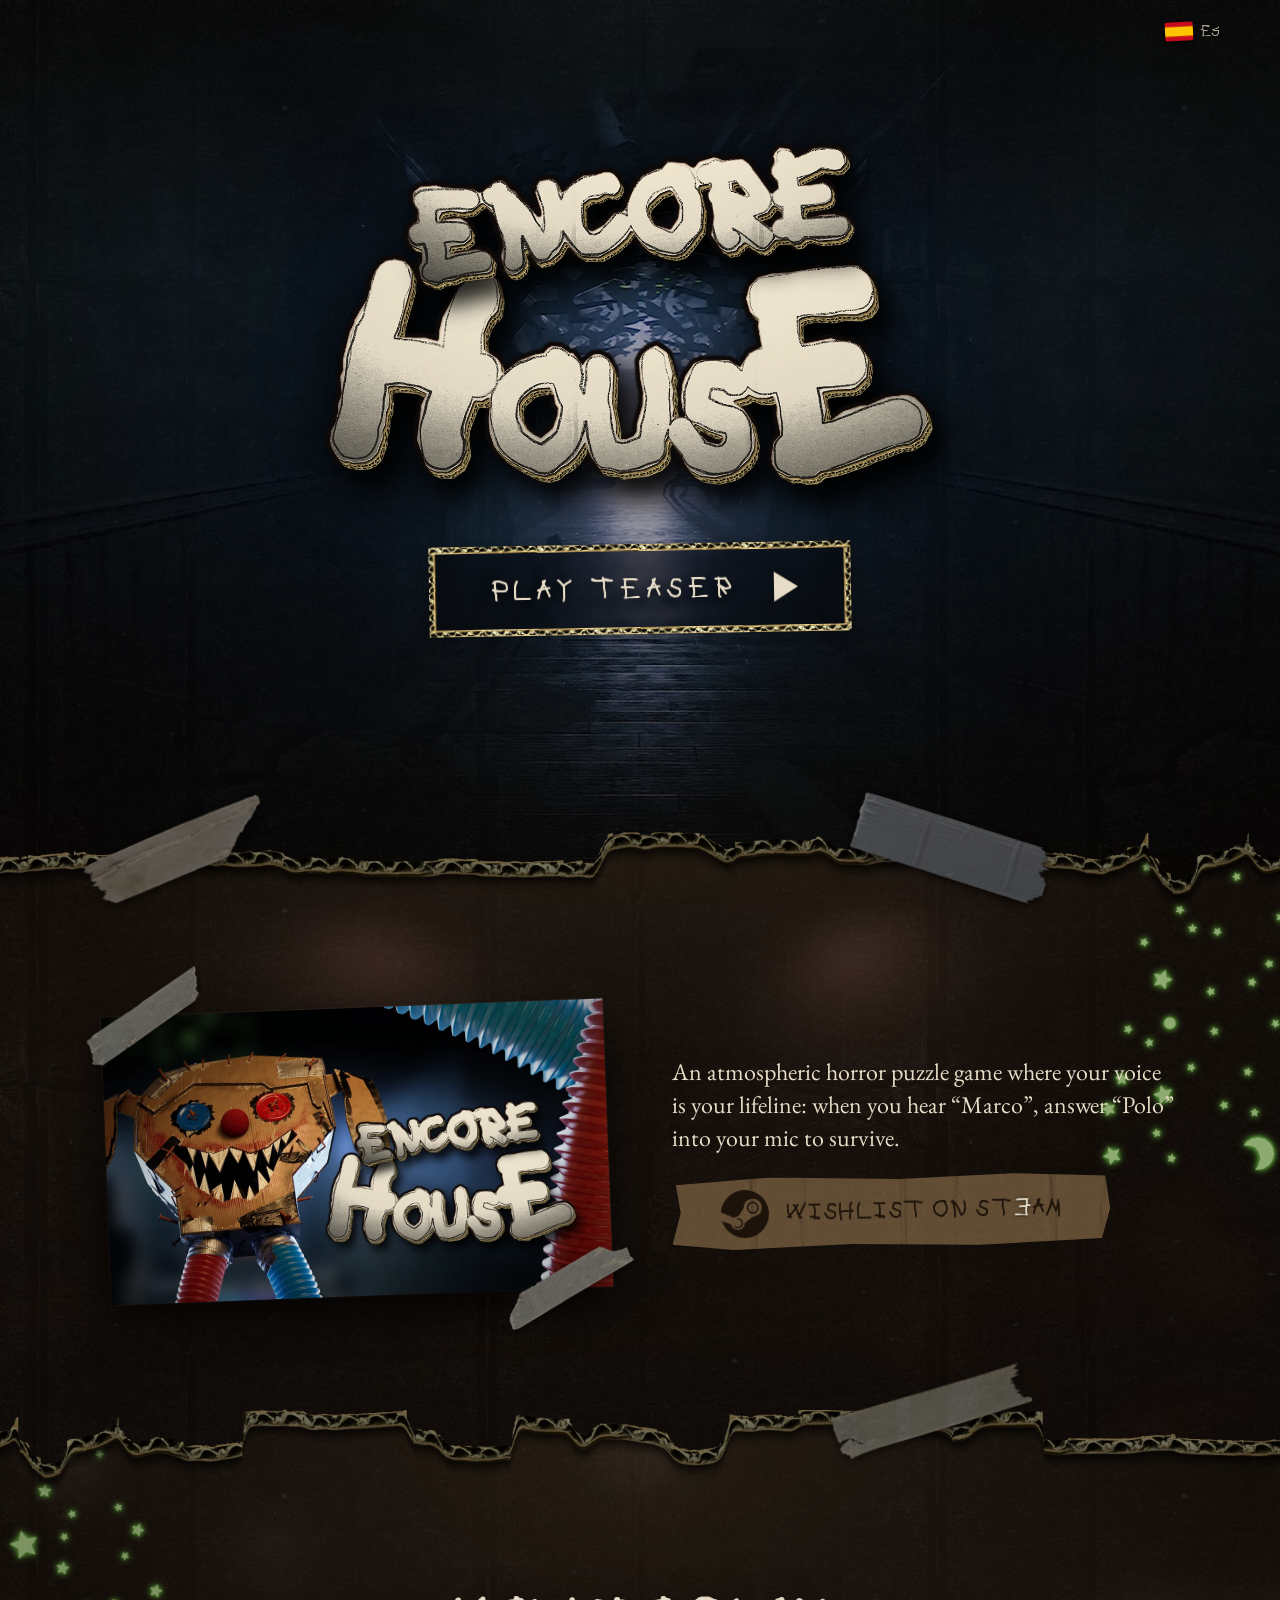
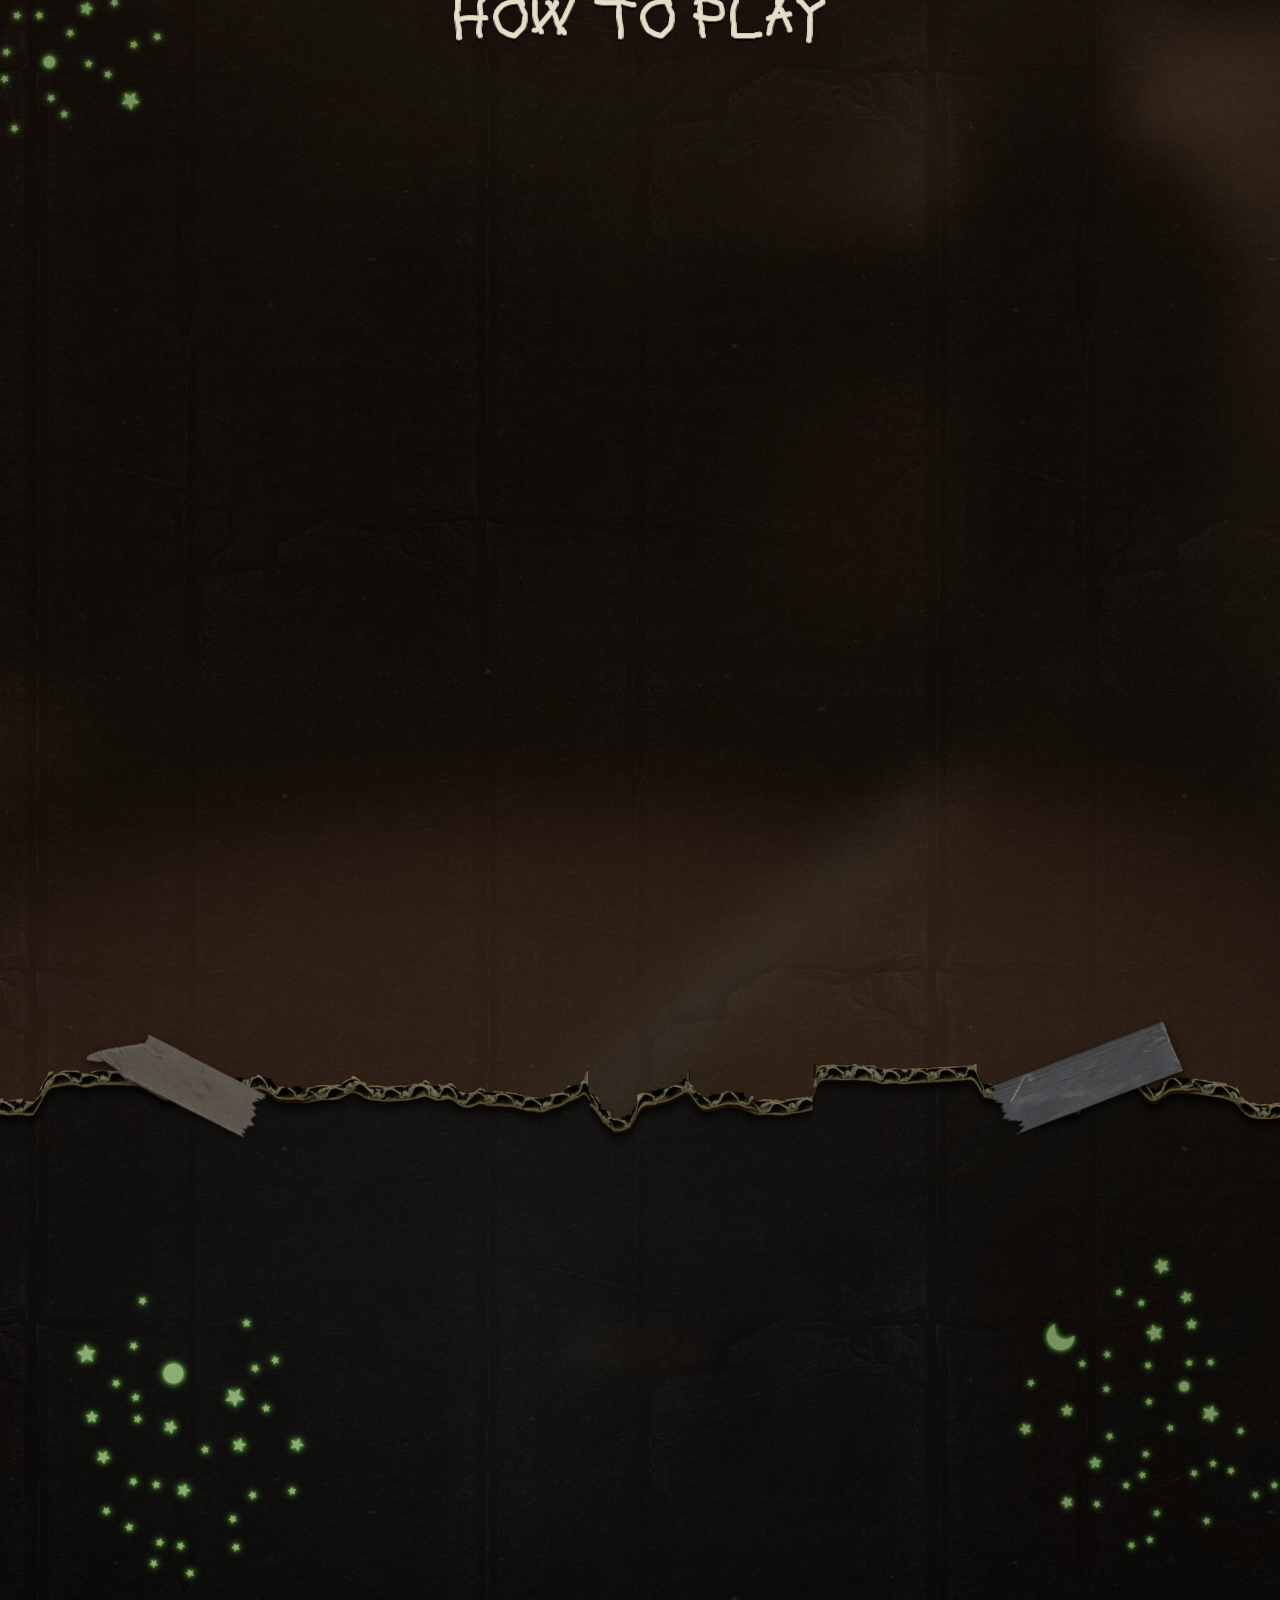
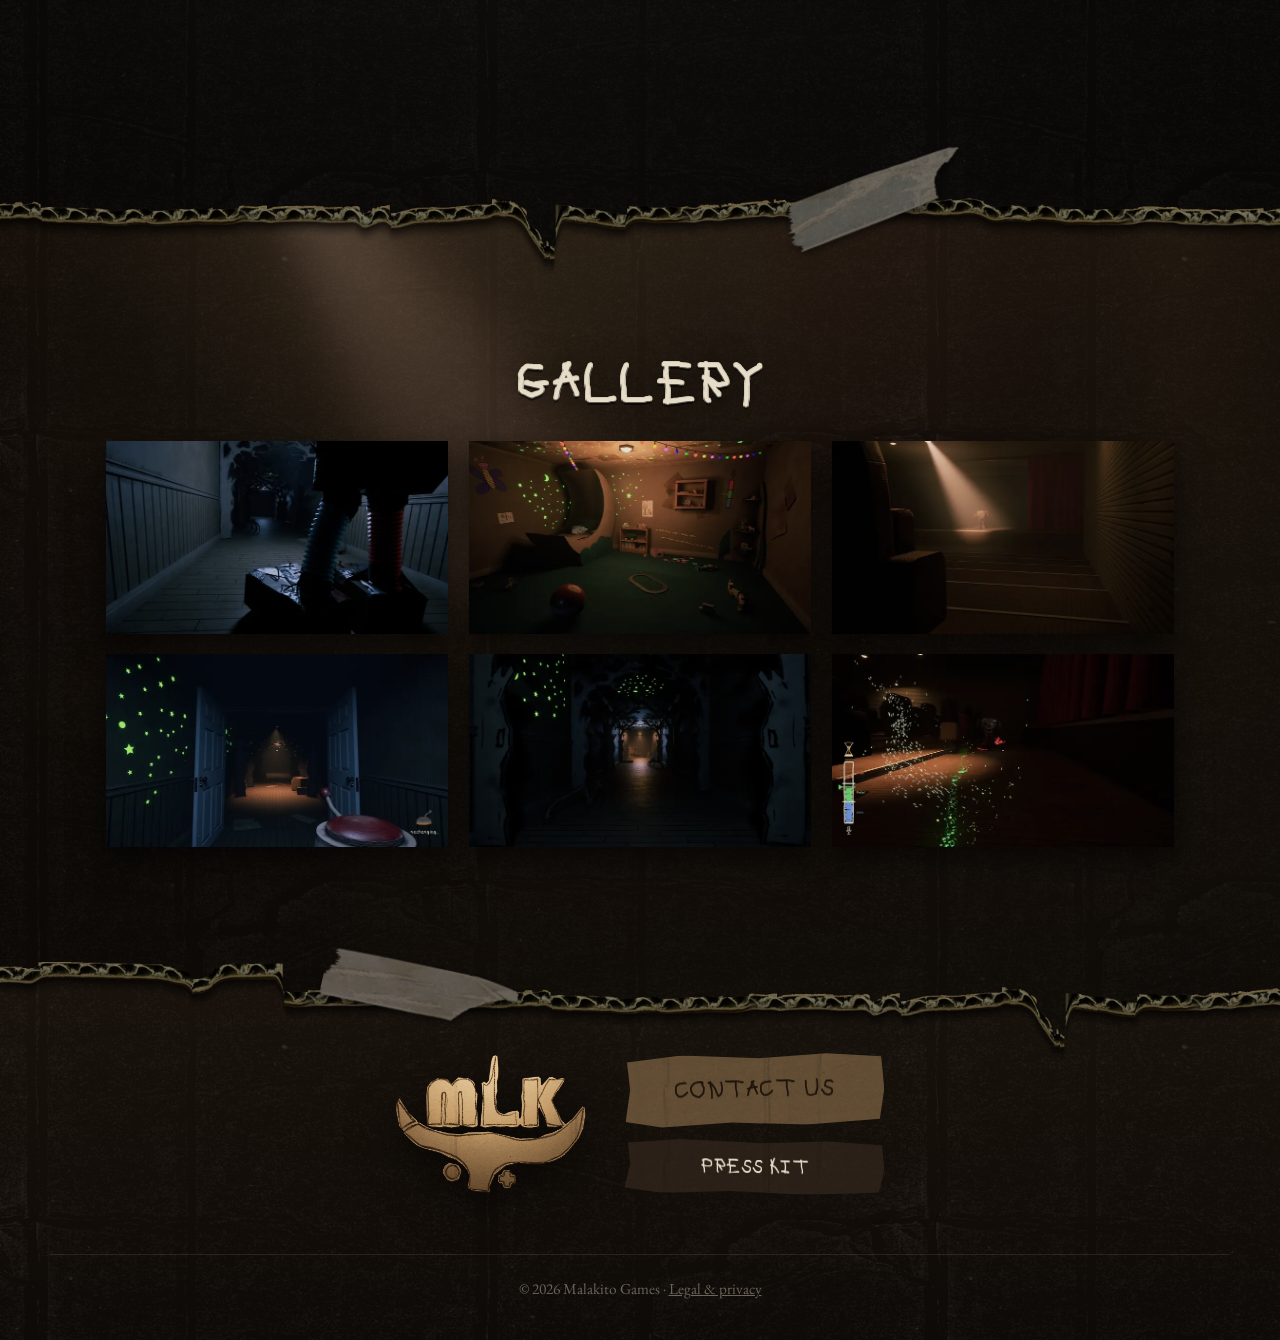
<file: index.html>
<!doctype html>
<html lang="en">
<head>
	<meta charset="utf-8" />
	<meta name="viewport" content="width=device-width, initial-scale=1" />
	<title>Malakito Games</title>
	<meta name="description" content="Encore House is an atmospheric horror puzzle game where your voice is your lifeline: when you hear “Marco”, answer “Polo” into your mic to survive. Wishlist it on Steam." />
	<meta name="theme-color" content="#0b0907" />

	<meta property="og:type" content="website" />
	<meta property="og:title" content="Malakito Games" />
	<meta property="og:description" content="An atmospheric horror puzzle game where your voice is your lifeline: when you hear “Marco”, answer “Polo” into your mic to survive. Wishlist it on Steam." />
	<meta property="og:image" content="https://malakitogames.com/assets/brand/og_image.jpg" />
	<meta property="og:url" content="https://malakitogames.com/" />
	<meta name="twitter:card" content="summary_large_image" />

	<link rel="icon" href="assets/brand/favicon.ico" sizes="any" />
	<link rel="icon" type="image/png" href="assets/brand/favicon.png" />
	<link rel="apple-touch-icon" href="assets/brand/apple-touch-icon.png" />
	<link rel="preload" as="image" href="assets/video/hero_poster.jpg" />
	<link rel="preload" as="font" type="font/woff2" href="assets/fonts/EncoreKid-Regular.woff2" crossorigin />
	<link rel="stylesheet" href="css/style.css?v=d9d851db" />
	<link rel="stylesheet" href="css/edge.css?v=f5a3320f" />
	<script src="js/config.js?v=eab47e1b"></script>
	<script src="js/i18n.js?v=e7638f6b"></script>
	<script src="js/edge-profile.js?v=1e4b72f5"></script>
	<script src="js/main.js?v=6bbd1714" defer></script>
</head>
<body>

	<main>

		<!-- ============ A. PORTADA ============ -->
		<section class="hero" id="top">
			<div class="sheet sheet--edge" style="--edge-x: 0px">
				<div class="sheet__in">
					<video class="hero__video" autoplay muted loop playsinline preload="auto" poster="assets/video/hero_poster.jpg" aria-hidden="true">
						<source src="assets/video/hero.webm" type="video/webm" />
						<source src="assets/video/hero.mp4" type="video/mp4" />
					</video>
					<div class="hero__veil"></div>
					<div class="grain"></div>
					<button class="lang hero__lang js-lang" type="button" aria-label="Ver en español" title="Ver en español">
						<span class="lang__flag lang__flag--es" aria-hidden="true"></span>
						<span class="lang__flag lang__flag--en" aria-hidden="true"></span>
						<span class="lang__code"></span>
					</button>

					<div class="hero__content">
						<h1 class="hero__logo">
							<img src="assets/brand/encore_house_logo.webp" alt="Encore House" width="1400" height="760" />
						</h1>
						<div class="hero__cta">
							<a class="btn btn--teaser btn--play js-trailer" href="#" hidden data-i18n="trailer">Play teaser</a>
						</div>
					</div>
				</div>
				<div class="edge-lip"></div>
				<img class="tape-j" src="assets/tape/tape_s6.webp" alt="" data-x="0.14" data-r="-24" data-w="190" />
				<img class="tape-j tape-j--duct" src="assets/tape/duct_1.webp" alt="" data-x="0.78" data-r="17" data-w="200" />
			</div>
		</section>

		<!-- ============ B. CÁPSULA + DESCRIPCIÓN DE STEAM + WISHLIST ============ -->
		<section class="band" id="game">
			<div class="sheet sheet--edge" style="--edge-x: -1130px">
				<div class="sheet__in">
					<div class="band__bg" style="background-image:url('assets/shots/shot_007_bg.webp')"></div>
					<div class="band__veil"></div>
					<div class="grain"></div>
					<div class="stars stars--game" aria-hidden="true"><i style="background-image:url('assets/stars/stars_2_0.webp')"></i><i style="background-image:url('assets/stars/stars_2_1.webp')"></i><i style="background-image:url('assets/stars/stars_2_2.webp')"></i></div>

					<div class="band__content wishlist">
						<figure class="pinned pinned--tilt-l wishlist__capsule">
							<img src="assets/brand/capsule_main.webp" alt="Encore House key art" loading="lazy" width="1232" height="706" />
							<span class="tape tape--tl tape--p3"></span><span class="tape tape--br tape--p4"></span>
						</figure>
						<div class="wishlist__text">
							<p class="about__lead" data-i18n="game.desc">An atmospheric horror puzzle game where your voice is your lifeline: when you hear “Marco”, answer “Polo” into your mic to survive.</p>
							<a class="btn btn--steam btn--big js-steam" href="#game"><span class="js-steam-label">Wishlist on St<span class="mirror">e</span>am</span></a>
						</div>
					</div>
				</div>
				<div class="edge-lip"></div>
				<img class="tape-j" src="assets/tape/tape_s5.webp" alt="" data-x="0.62" data-r="-15" data-w="200" />
			</div>
		</section>

		<!-- ============ C. HOW TO PLAY ============ -->
		<section class="band" id="play">
			<div class="sheet sheet--edge" style="--edge-x: -560px">
				<div class="sheet__in">
					<div class="band__bg" style="background-image:url('assets/shots/shot_005_bg.webp')"></div>
					<div class="band__veil"></div>
					<div class="grain"></div>
					<div class="stars stars--play" aria-hidden="true"><i style="background-image:url('assets/stars/stars_3_0.webp')"></i><i style="background-image:url('assets/stars/stars_3_1.webp')"></i><i style="background-image:url('assets/stars/stars_3_2.webp')"></i></div>

					<div class="band__content">
						<h2 class="title title--center" data-i18n="play.title">How to play</h2>
						<div class="mechanics">
							<article class="mech">
								<div class="mech__media"><video muted loop playsinline preload="none" poster="assets/video/clip_marco_polo.jpg" data-clip="marco_polo"></video></div>
								<h3 data-i18n="play.m1.t">Marco Polo</h3>
								<p data-i18n="play.m1.d">They shout “Marco…”, answer “Polo!” into the mic at the right volume so you’re not found. Whisper or scream, and they’ll find you.</p>
							</article>
							<article class="mech">
								<div class="mech__media"><video muted loop playsinline preload="none" poster="assets/video/clip_path.jpg" data-clip="path"></video></div>
								<h3 data-i18n="play.m2.t">Fill the Star Path</h3>
								<p data-i18n="play.m2.d">Step on the red stars on the floor. Fill them all to move on to the next room. But be careful, something is following your steps…</p>
							</article>
							<article class="mech">
								<div class="mech__media"><video muted loop playsinline preload="none" poster="assets/video/clip_remote.jpg" data-clip="remote"></video></div>
								<h3 data-i18n="play.m3.t">Use the Remote</h3>
								<p data-i18n="play.m3.d">Use the remote to turn walls and other objects. Bend the house in your favor to make your way through.</p>
							</article>
							<article class="mech">
								<div class="mech__media"><video muted loop playsinline preload="none" poster="assets/video/clip_puzzle.jpg" data-clip="puzzle"></video></div>
								<h3 data-i18n="play.m4.t">Solve Puzzles</h3>
								<p data-i18n="play.m4.d">Some rooms hold a puzzle… and something you might rather not remember.</p>
							</article>
						</div>
					</div>
				</div>
				<div class="edge-lip"></div>
				<img class="tape-j" src="assets/tape/tape_s7.webp" alt="" data-x="0.09" data-r="26" data-w="180" />
				<img class="tape-j tape-j--duct" src="assets/tape/duct_4.webp" alt="" data-x="0.86" data-r="-21" data-w="190" />
			</div>
		</section>

		<!-- ============ D. COMUNIDAD: DISCORD + CORREO + REDES ============ -->
		<section class="band" id="community">
			<div class="sheet sheet--edge" style="--edge-x: -2400px">
				<div class="sheet__in">
					<div class="band__bg" style="background-image:url('assets/shots/shot_008_bg.webp')"></div>
					<div class="band__veil band__veil--deep"></div>
					<div class="grain"></div>
					<div class="stars stars--comm-l" aria-hidden="true"><i style="background-image:url('assets/stars/stars_1_0.webp')"></i><i style="background-image:url('assets/stars/stars_1_1.webp')"></i><i style="background-image:url('assets/stars/stars_1_2.webp')"></i></div>
					<div class="stars stars--comm-r" aria-hidden="true"><i style="background-image:url('assets/stars/stars_2_0.webp')"></i><i style="background-image:url('assets/stars/stars_2_1.webp')"></i><i style="background-image:url('assets/stars/stars_2_2.webp')"></i></div>

					<div class="band__content community">
							<form class="newsletter js-newsletter" novalidate>
								<label class="newsletter__label" for="nl-email" data-i18n="community.mail">Get updates on Encore House straight to your inbox</label>
								<div class="newsletter__row">
									<input id="nl-email" type="email" name="email" autocomplete="email" required data-i18n-ph="community.ph" placeholder="you@example.com" />
									<button class="btn" type="submit" data-i18n="community.send">Sign up</button>
								</div>
								<input class="newsletter__trap" type="text" name="website" tabindex="-1" autocomplete="off" aria-hidden="true" />
								<p class="newsletter__msg" role="status" hidden></p>
								<p class="newsletter__privacy" data-i18n="community.privacy">We'll only use your email to send you news about Malakito Games and our games, like Encore House. You can unsubscribe at any time by replying to any of our emails. <a href="legal.html">Privacy policy</a>.</p>
							</form>

							<a class="btn btn--discord btn--big js-discord" href="#" target="_blank" rel="noopener"><span data-i18n="community.title">Join us on Discord</span></a>

							<ul class="socials socials--center js-socials"></ul>
					</div>
				</div>
				<div class="edge-lip"></div>
				<img class="tape-j" src="assets/tape/tape_s2.webp" alt="" data-x="0.72" data-r="-19" data-w="190" />
			</div>
		</section>

		<!-- ============ E. GALERÍA ============ -->
		<section class="band" id="gallery">
			<div class="sheet sheet--edge" style="--edge-x: -1890px">
				<div class="sheet__in">
					<div class="band__bg" style="background-image:url('assets/shots/shot_009_bg.webp')"></div>
					<div class="band__veil"></div>
					<div class="grain"></div>

					<div class="band__content">
						<h2 class="title title--center" data-i18n="gallery.title">Gallery</h2>
						<div class="gallery js-gallery">
							<a href="assets/shots/shot_002.webp"><img src="assets/shots/shot_002_thumb.webp" alt="Encore House screenshot 1" loading="lazy" width="720" height="405" /></a>
							<a href="assets/shots/shot_003.webp"><img src="assets/shots/shot_003_thumb.webp" alt="Encore House screenshot 2" loading="lazy" width="720" height="405" /></a>
							<a href="assets/shots/shot_009.webp"><img src="assets/shots/shot_009_thumb.webp" alt="Encore House screenshot 3" loading="lazy" width="720" height="405" /></a>
							<a href="assets/shots/shot_004.webp"><img src="assets/shots/shot_004_thumb.webp" alt="Encore House screenshot 4" loading="lazy" width="720" height="405" /></a>
							<a href="assets/shots/shot_006.webp"><img src="assets/shots/shot_006_thumb.webp" alt="Encore House screenshot 5" loading="lazy" width="720" height="405" /></a>
							<a href="assets/shots/shot_001.webp"><img src="assets/shots/shot_001_thumb.webp" alt="Encore House screenshot 6" loading="lazy" width="720" height="405" /></a>
						</div>
					</div>
				</div>
				<div class="edge-lip"></div>
				<img class="tape-j" src="assets/tape/tape_s8.webp" alt="" data-x="0.4" data-r="13" data-w="195" />
			</div>
		</section>

		<!-- ============ F. CONTACTO ============ -->
		<section class="band band--last" id="contact">
			<div class="sheet">
				<div class="sheet__in">
					<div class="band__veil band__veil--solid"></div>
					<div class="grain grain--strong"></div>

					<div class="band__content contact">
						<img class="contact__logo" src="assets/brand/mlk_logo_kraft.webp" alt="Malakito Games" loading="lazy" width="700" height="509" />
						<div class="contact__btns">
							<a class="btn btn--big js-email" href="#" data-i18n="contact.btn">Contact us</a>
							<a class="btn btn--ghost" href="presskit/" data-i18n="press.btn">Press kit</a>
						</div>
					</div>

					<footer class="footer">
						<span>© <span class="js-year">2026</span> Malakito Games · <a class="footer__legal" href="legal.html" data-i18n="legal.link">Legal &amp; privacy</a></span>
					</footer>
				</div>
			</div>
		</section>
	</main>

	<!-- Lightbox (galería) -->
	<div class="lightbox js-lightbox" hidden>
		<button class="lightbox__close" aria-label="Close">×</button>
		<button class="lightbox__prev" aria-label="Previous">‹</button>
		<img alt="" />
		<button class="lightbox__next" aria-label="Next">›</button>
	</div>

	<!-- Tráiler (YouTube, solo se carga al pulsar) -->
	<div class="lightbox js-trailerbox" hidden>
		<button class="lightbox__close" aria-label="Close">×</button>
		<div class="trailer__frame"></div>
	</div>
</body>
</html>
</file>
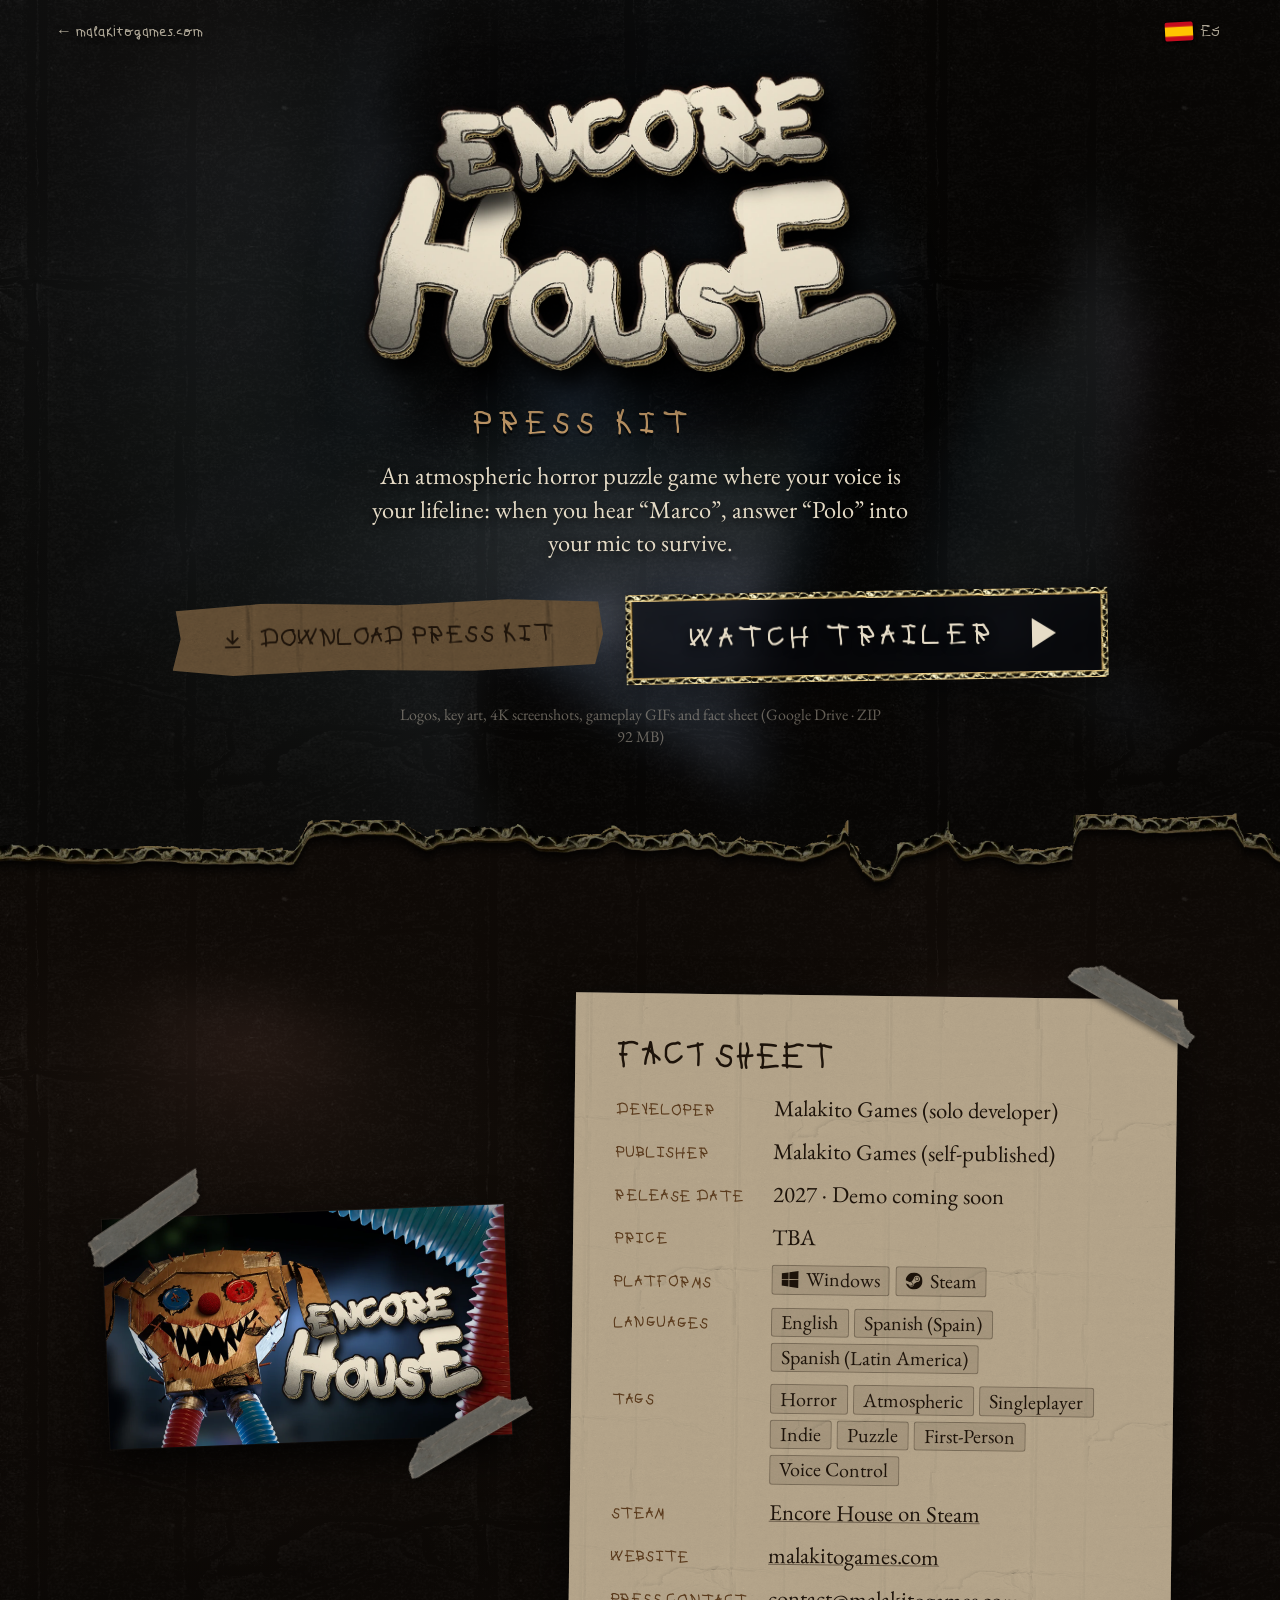
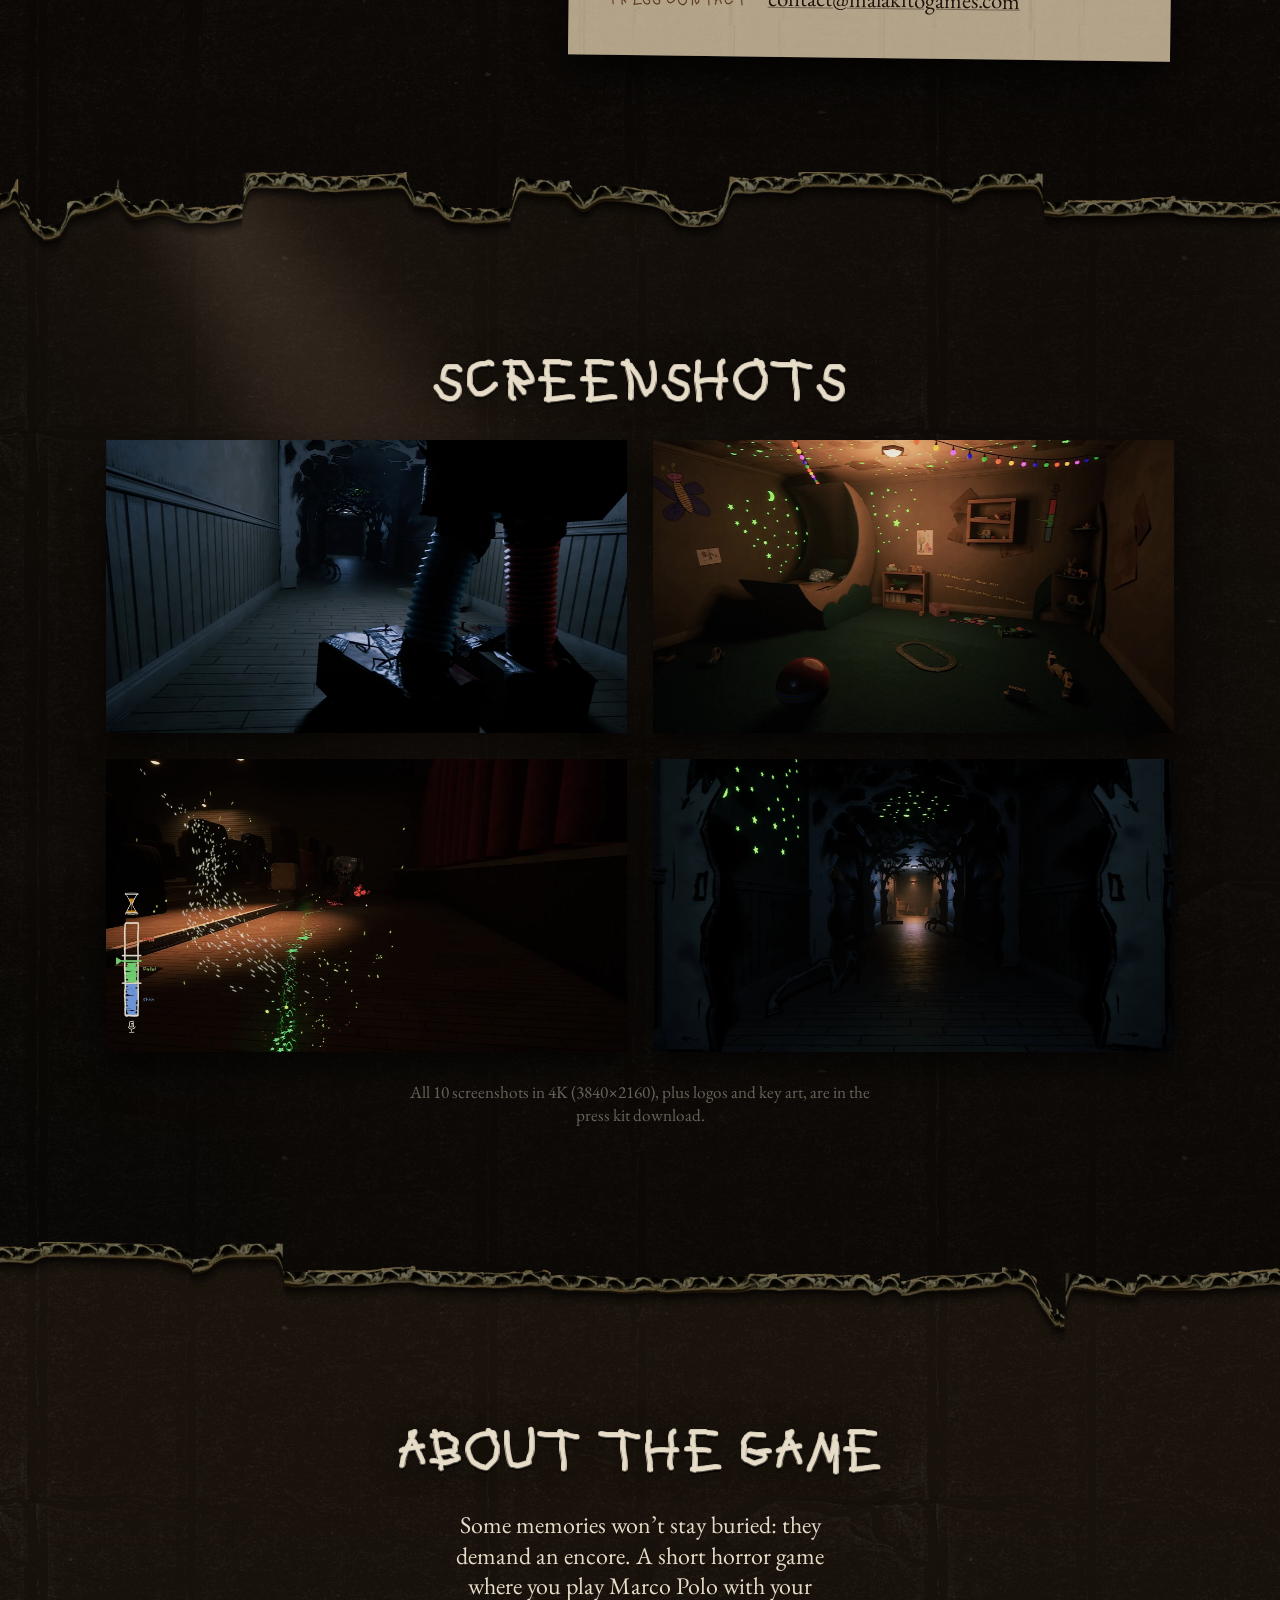
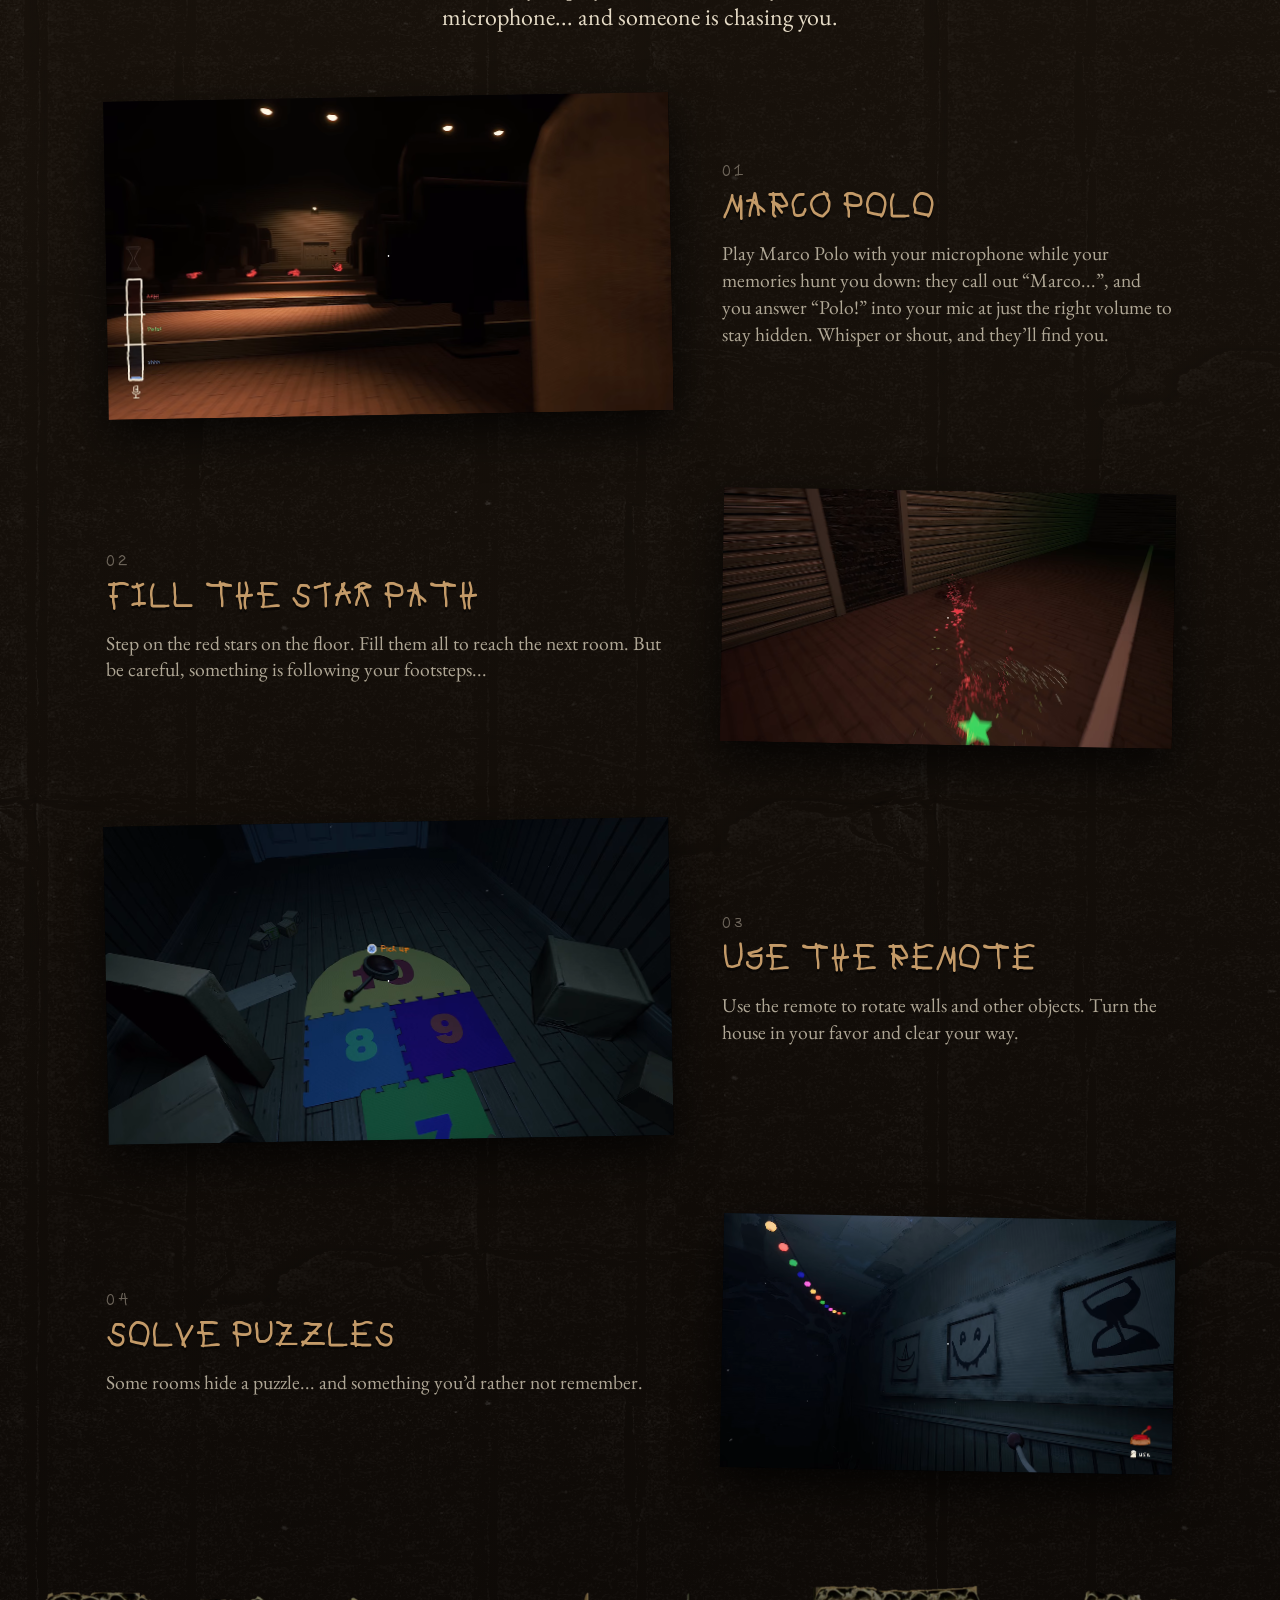
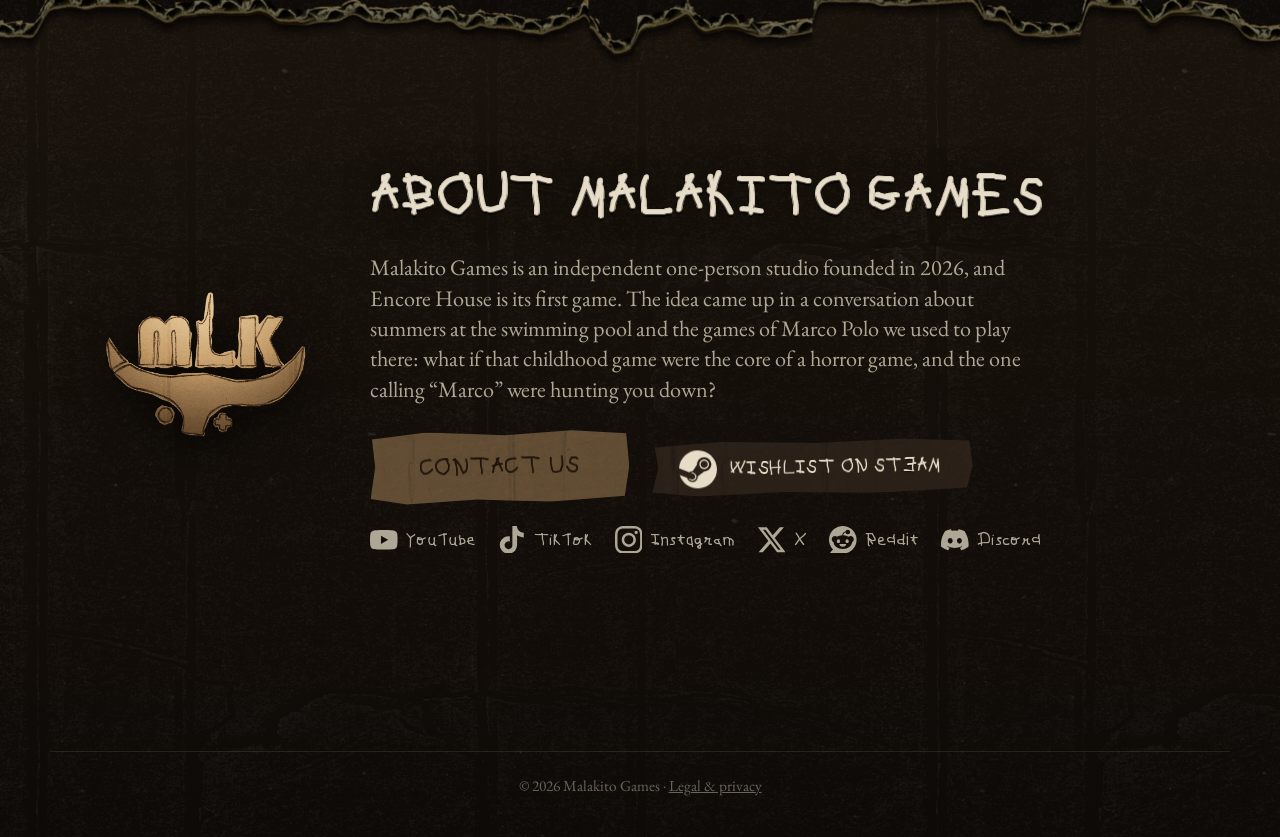
<file: presskit/index.html>
<!doctype html>
<html lang="en">
<head>
	<meta charset="utf-8" />
	<meta name="viewport" content="width=device-width, initial-scale=1" />
	<title>Malakito Games Presskit</title>
	<meta name="description" content="Press kit for Encore House, an atmospheric horror puzzle game where your voice is your lifeline. Fact sheet, screenshots, logos, key art and trailer." />
	<meta name="theme-color" content="#0b0907" />
	<meta property="og:type" content="website" />
	<meta property="og:title" content="Malakito Games Presskit" />
	<meta property="og:description" content="Fact sheet, screenshots, logos, key art and trailer of Encore House, by Malakito Games." />
	<meta property="og:image" content="https://malakitogames.com/assets/brand/og_image.jpg" />
	<meta property="og:url" content="https://malakitogames.com/presskit/" />
	<meta name="twitter:card" content="summary_large_image" />
	<link rel="icon" href="../assets/brand/favicon.ico" sizes="any" />
	<link rel="icon" type="image/png" href="../assets/brand/favicon.png" />
	<link rel="apple-touch-icon" href="../assets/brand/apple-touch-icon.png" />
	<link rel="preload" as="font" type="font/woff2" href="../assets/fonts/EncoreKid-Regular.woff2" crossorigin />
	<link rel="stylesheet" href="../css/style.css?v=d9d851db" />
	<link rel="stylesheet" href="../css/edge.css?v=f5a3320f" />
	<script src="../js/config.js?v=eab47e1b"></script>
	<style>
		/* ---------- Press kit: solo lo propio de esta página; el resto viene de style.css ---------- */
		.pk-hero .sheet__in { min-height: min(86svh, 820px); display: grid; place-items: center; }
		.pk-hero .band__veil { background: radial-gradient(ellipse at 50% 45%, rgba(9, 7, 5, 0.3), rgba(9, 7, 5, 0.88) 75%); }
		.pk-hero__content { position: relative; z-index: 2; text-align: center; padding: 70px var(--gutter) calc(var(--edge-h) * 0.9); }
		.pk-hero__logo { width: min(560px, 80vw); margin: 0 auto 0.4rem; filter: drop-shadow(0 10px 30px rgba(0, 0, 0, 0.8)); }
		.pk-kicker { font: 400 clamp(1.4rem, 3vw, 2rem)/1 var(--font-display); color: var(--kraft); letter-spacing: 0.18em; text-transform: uppercase; margin: 0 0 1.2rem; text-shadow: 0 3px 0 rgba(0, 0, 0, 0.6); }
		.pk-hero__lead { margin: 0 auto 2rem; max-width: 46ch; font-size: 1.1em; color: var(--paper); text-shadow: 0 2px 10px rgba(0, 0, 0, 0.9); }
		.pk-cta { display: flex; gap: 1rem 1.4rem; flex-wrap: wrap; justify-content: center; align-items: center; }
		.pk-cta__note { width: 100%; margin: 0.4rem 0 0; font-size: 0.85rem; color: var(--paper-faint); }
		.btn--dl::before { content: ""; width: 0.9em; height: 0.9em; margin-right: 0.15em; background: currentColor;
			-webkit-mask: url("data:image/svg+xml,%3Csvg xmlns='http://www.w3.org/2000/svg' viewBox='0 0 24 24'%3E%3Cpath d='M11 2h2v11.6l4.3-4.3 1.4 1.4L12 17.4l-6.7-6.7 1.4-1.4 4.3 4.3zM4 19h16v2H4z'/%3E%3C/svg%3E") center / contain no-repeat;
			mask: url("data:image/svg+xml,%3Csvg xmlns='http://www.w3.org/2000/svg' viewBox='0 0 24 24'%3E%3Cpath d='M11 2h2v11.6l4.3-4.3 1.4 1.4L12 17.4l-6.7-6.7 1.4-1.4 4.3 4.3zM4 19h16v2H4z'/%3E%3C/svg%3E") center / contain no-repeat; }

		/* ---- ficha técnica: hoja de papel kraft pegada con cinta ---- */
		.pk-facts { display: grid; grid-template-columns: 0.8fr 1.2fr; gap: clamp(32px, 5vw, 72px); align-items: center; }
		.pk-sheet {
			position: relative; color: #1d130a;
			padding: clamp(26px, 3.4vw, 44px) clamp(22px, 3.2vw, 44px);
			background: #e2cead;
			box-shadow: 0 22px 50px rgba(0, 0, 0, 0.7);
			transform: rotate(0.7deg);
		}
		.pk-sheet::before { content: ""; position: absolute; inset: 0; pointer-events: none;
			background: url("../assets/tex/cardboard_grain.jpg") center / 300px; mix-blend-mode: multiply; opacity: 0.42; }
		.pk-sheet > * { position: relative; }
		.pk-sheet .tape { position: absolute; z-index: 2; }
		.pk-sheet h2 { font: 400 clamp(1.6rem, 3vw, 2.2rem)/1 var(--font-display); text-transform: uppercase; margin: 0 0 1.2rem; color: #1d130a; }
		.pk-dl { display: grid; grid-template-columns: auto 1fr; gap: 0.75rem 1.3rem; margin: 0; align-items: baseline; }
		.pk-dl dt { font: 400 1rem/1.4 var(--font-display); color: #5a3a1c; text-transform: uppercase; letter-spacing: 0.04em; white-space: nowrap; }
		.pk-dl dd { margin: 0; font-size: 1.02em; color: #1d130a; }
		.pk-dl .nowrap { white-space: nowrap; }
		.pk-dl a { color: #1d130a; text-decoration-color: rgba(29, 19, 10, 0.45); }
		.pk-dl a:hover { color: #7a2a1f; }
		.chips { display: flex; flex-wrap: wrap; gap: 0.35rem; }
		.chip { display: inline-flex; align-items: center; gap: 0.4em; padding: 0.12em 0.6em; font-size: 0.88em; line-height: 1.5; border-radius: 3px;
			background: rgba(29, 19, 10, 0.1); box-shadow: inset 0 0 0 1px rgba(29, 19, 10, 0.32); }
		.chip svg { width: 1em; height: 1em; fill: currentColor; flex: none; }
		.pk-copy { margin-top: 1.4rem; font: 400 1.05rem/1 var(--font-display); background: none; border: 0; color: #3a2410; cursor: pointer; text-decoration: underline; padding: 0; }
		.pk-copy:hover { color: #1d130a; }

		/* ---- el juego: filas grandes con el vídeo en movimiento ---- */
		.pk-about__lead { font-size: clamp(1.2rem, 1.6vw, 1.45rem); line-height: 1.5; color: var(--paper); text-align: center; margin: 0 auto clamp(2.6rem, 5vw, 4rem); max-width: 40ch; text-wrap: balance; }
		.pk-rows { display: grid; gap: clamp(44px, 6vw, 84px); }
		.pk-row { display: grid; grid-template-columns: 1.25fr 1fr; gap: clamp(26px, 4vw, 60px); align-items: center; }
		.pk-row:nth-child(even) .pk-row__media { order: 2; }
		.pk-row__media { position: relative; aspect-ratio: 16 / 9; background: #000; box-shadow: 0 18px 44px rgba(0, 0, 0, 0.7); transform: rotate(-1deg); }
		.pk-row:nth-child(even) .pk-row__media { transform: rotate(1deg); }
		.pk-row__media video { width: 100%; height: 100%; object-fit: cover; display: block; }
		.pk-row__num { display: block; font: 400 1rem/1 var(--font-display); color: var(--paper-faint); letter-spacing: 0.2em; margin-bottom: 0.5rem; }
		.pk-row h3 { font: 400 clamp(1.7rem, 2.8vw, 2.4rem)/1.05 var(--font-display); color: var(--kraft); text-transform: uppercase; margin: 0 0 0.9rem; text-shadow: 0 3px 0 rgba(0, 0, 0, 0.5); }
		.pk-row p { font-size: clamp(1.05rem, 1.2vw, 1.2rem); line-height: 1.6; color: var(--paper-dim); margin: 0; }

		/* ---- capturas ---- */
		.pk-shots { display: grid; grid-template-columns: repeat(2, 1fr); gap: clamp(14px, 2vw, 26px); margin-top: 1.5rem; }
		.pk-shots a { display: block; overflow: hidden; box-shadow: 0 14px 32px rgba(0, 0, 0, 0.65); cursor: zoom-in; }
		.pk-shots img { width: 100%; aspect-ratio: 16 / 9; object-fit: cover; transition: transform 0.4s ease, filter 0.4s ease; filter: brightness(0.92); }
		.pk-shots a:hover img { transform: scale(1.04); filter: brightness(1.08); }
		.pk-shots__note { text-align: center; margin: 1.8rem auto 0; color: var(--paper-faint); font-size: 0.92rem; }

		/* ---- estudio + contacto de prensa ---- */
		.pk-studio { display: grid; grid-template-columns: 200px 1fr; gap: clamp(28px, 5vw, 64px); align-items: center; }
		.pk-studio > img { width: 100%; filter: drop-shadow(0 12px 24px rgba(0, 0, 0, 0.7)); }
		.pk-cta--left { justify-content: flex-start; margin-top: 1.6rem; }
		.pk-mailnote { margin: 1rem 0 0; font-size: 0.88rem; color: var(--paper-faint); }
		.pk-mailnote a { color: var(--kraft); font-size: 1.1rem; }
		.socials.pk-socials { margin: 1.4rem 0 0; }

		.pk-top { position: absolute; top: 18px; left: var(--gutter); right: var(--gutter); z-index: 5; display: flex; justify-content: space-between; align-items: center; }
		.pk-top a { font: 400 1rem/1 var(--font-display); color: var(--paper-dim); text-decoration: none; text-shadow: 0 2px 6px rgba(0, 0, 0, 0.8); }
		.pk-top a:hover { color: var(--kraft); }

		@media (max-width: 860px) {
			.pk-facts, .pk-row, .pk-studio { grid-template-columns: 1fr; }
			.pk-row:nth-child(even) .pk-row__media { order: 0; }
			.pk-studio > img { width: 150px; }
		}
		@media (max-width: 480px) {
			.pk-dl { grid-template-columns: 1fr; gap: 0.1rem; }
			.pk-dl dd { margin-bottom: 0.7rem; }
			.pk-shots { grid-template-columns: 1fr; }
		}
	</style>
</head>
<body>
	<main>

		<!-- ============ PORTADA ============ -->
		<section class="pk-hero">
			<div class="sheet sheet--edge" style="--edge-x: -300px">
				<div class="sheet__in">
					<div class="band__bg" style="background-image:url('../assets/shots/shot_002_bg.webp')"></div>
					<div class="band__veil"></div>
					<div class="grain"></div>
					<div class="pk-top">
						<a href="../" data-i18n="nav.site">← malakitogames.com</a>
						<button class="lang js-lang" type="button">
							<span class="lang__flag lang__flag--es" aria-hidden="true"></span>
							<span class="lang__flag lang__flag--en" aria-hidden="true"></span>
							<span class="lang__code"></span>
						</button>
					</div>
					<div class="pk-hero__content">
						<img class="pk-hero__logo" src="../assets/brand/encore_house_logo.webp" alt="Encore House" width="1400" height="760" />
						<p class="pk-kicker" data-i18n="kicker">Press kit</p>
						<p class="pk-hero__lead" data-i18n="short">An atmospheric horror puzzle game where your voice is your lifeline: when you hear “Marco”, answer “Polo” into your mic to survive.</p>
						<div class="pk-cta">
							<a class="btn btn--big btn--dl js-drive" href="#" target="_blank" rel="noopener" data-i18n="dl">Download press kit</a>
							<a class="btn btn--teaser btn--play js-trailer" href="#" data-i18n="trailer">Watch trailer</a>
							<p class="pk-cta__note" data-i18n="dl.note">Logos, key art, 4K screenshots, gameplay GIFs and fact sheet (Google Drive · ZIP 92 MB)</p>
						</div>
					</div>
				</div>
				<div class="edge-lip"></div>
			</div>
		</section>

		<!-- ============ FICHA TÉCNICA ============ -->
		<section class="band">
			<div class="sheet sheet--edge" style="--edge-x: -1130px">
				<div class="sheet__in">
					<div class="band__bg" style="background-image:url('../assets/shots/shot_007_bg.webp')"></div>
					<div class="band__veil band__veil--deep"></div>
					<div class="grain"></div>
					<div class="band__content">
						<div class="pk-facts">
							<figure class="pinned pinned--tilt-l">
								<img src="../assets/brand/capsule_main.webp" alt="Encore House key art" loading="lazy" width="1232" height="706" />
								<span class="tape tape--tl tape--p3"></span><span class="tape tape--br tape--p4"></span>
							</figure>
							<div class="pk-sheet">
								<span class="tape tape--tr tape--p4"></span>
								<h2 data-i18n="facts.title">Fact sheet</h2>
								<dl class="pk-dl js-facts">
									<dt data-i18n="f.dev">Developer</dt><dd data-i18n="f.dev.v">Malakito Games (solo developer)</dd>
									<dt data-i18n="f.pub">Publisher</dt><dd data-i18n="f.pub.v">Malakito Games (self-published)</dd>
									<dt data-i18n="f.date">Release date</dt><dd data-i18n="f.date.v">2027 · Demo coming soon</dd>
									<dt data-i18n="f.price">Price</dt><dd data-i18n="f.price.v">TBA</dd>
									<dt data-i18n="f.plat">Platforms</dt><dd class="chips js-plat"></dd>
									<dt data-i18n="f.lang">Languages</dt><dd class="chips" data-chips="langs"></dd>
									<dt data-i18n="f.tags">Tags</dt><dd class="chips" data-chips="tags"></dd>
									<dt>Steam</dt><dd><a class="js-steam nowrap" href="#" target="_blank" rel="noopener" data-i18n="f.steam.v">Encore House on Steam</a></dd>
									<dt data-i18n="f.web">Website</dt><dd><a class="nowrap" href="../">malakitogames.com</a></dd>
									<dt data-i18n="f.contact">Press contact</dt><dd><a class="js-mail nowrap" href="#">contact [at] malakitogames.com</a></dd>
								</dl>
							</div>
						</div>
					</div>
				</div>
				<div class="edge-lip"></div>
			</div>
		</section>

		<!-- ============ CAPTURAS ============ -->
		<section class="band">
			<div class="sheet sheet--edge" style="--edge-x: -1890px">
				<div class="sheet__in">
					<div class="band__bg" style="background-image:url('../assets/shots/shot_009_bg.webp')"></div>
					<div class="band__veil band__veil--deep"></div>
					<div class="grain"></div>
					<div class="band__content">
						<h2 class="title title--center" data-i18n="shots.title">Screenshots</h2>
						<div class="pk-shots js-gallery">
							<a href="../assets/shots/shot_002.webp"><img src="../assets/shots/shot_002.webp" alt="Encore House screenshot" loading="lazy" width="1920" height="1080" /></a>
							<a href="../assets/shots/shot_003.webp"><img src="../assets/shots/shot_003.webp" alt="Encore House screenshot" loading="lazy" width="1920" height="1080" /></a>
							<a href="../assets/shots/shot_001.webp"><img src="../assets/shots/shot_001.webp" alt="Encore House screenshot" loading="lazy" width="1920" height="1080" /></a>
							<a href="../assets/shots/shot_006.webp"><img src="../assets/shots/shot_006.webp" alt="Encore House screenshot" loading="lazy" width="1920" height="1080" /></a>
						</div>
						<p class="pk-shots__note" data-i18n="shots.note">All 10 screenshots in 4K (3840×2160), plus logos and key art, are in the press kit download.</p>
					</div>
				</div>
				<div class="edge-lip"></div>
			</div>
		</section>

		<!-- ============ EL JUEGO ============ -->
		<section class="band">
			<div class="sheet sheet--edge" style="--edge-x: -560px">
				<div class="sheet__in">
					<div class="band__veil band__veil--solid"></div>
					<div class="grain grain--strong"></div>
					<div class="band__content">
						<h2 class="title title--center" data-i18n="about.title">About the game</h2>
						<p class="pk-about__lead" data-i18n="about">Some memories won’t stay buried: they demand an encore. A short horror game where you play Marco Polo with your microphone... and someone is chasing you.</p>
						<div class="pk-rows">
							<article class="pk-row">
								<div class="pk-row__media"><video muted loop playsinline preload="none" poster="../assets/video/clip_marco_polo.jpg" data-clip="marco_polo"></video></div>
								<div><span class="pk-row__num">01</span><h3>Marco Polo</h3><p data-i18n="m1">Play Marco Polo with your microphone while your memories hunt you down: they call out “Marco...”, and you answer “Polo!” into your mic at just the right volume to stay hidden. Whisper or shout, and they’ll find you.</p></div>
							</article>
							<article class="pk-row">
								<div class="pk-row__media"><video muted loop playsinline preload="none" poster="../assets/video/clip_path.jpg" data-clip="path"></video></div>
								<div><span class="pk-row__num">02</span><h3 data-i18n="m2.t">Fill the Star Path</h3><p data-i18n="m2">Step on the red stars on the floor. Fill them all to reach the next room. But be careful, something is following your footsteps...</p></div>
							</article>
							<article class="pk-row">
								<div class="pk-row__media"><video muted loop playsinline preload="none" poster="../assets/video/clip_remote.jpg" data-clip="remote"></video></div>
								<div><span class="pk-row__num">03</span><h3 data-i18n="m3.t">Use the Remote</h3><p data-i18n="m3">Use the remote to rotate walls and other objects. Turn the house in your favor and clear your way.</p></div>
							</article>
							<article class="pk-row">
								<div class="pk-row__media"><video muted loop playsinline preload="none" poster="../assets/video/clip_puzzle.jpg" data-clip="puzzle"></video></div>
								<div><span class="pk-row__num">04</span><h3 data-i18n="m4.t">Solve Puzzles</h3><p data-i18n="m4">Some rooms hide a puzzle... and something you’d rather not remember.</p></div>
							</article>
						</div>
					</div>
				</div>
				<div class="edge-lip"></div>
			</div>
		</section>

		<!-- ============ ESTUDIO + CONTACTO ============ -->
		<section class="band band--last">
			<div class="sheet">
				<div class="sheet__in">
					<div class="band__veil band__veil--solid"></div>
					<div class="grain grain--strong"></div>
					<div class="band__content">
						<div class="pk-studio">
							<img src="../assets/brand/mlk_logo_kraft.webp" alt="Malakito Games" loading="lazy" width="700" height="509" />
							<div>
								<h2 class="title" data-i18n="studio.title">About Malakito Games</h2>
								<p data-i18n="studio">Malakito Games is an independent one-person studio founded in 2026, and Encore House is its first game. The idea came up in a conversation about summers at the swimming pool and the games of Marco Polo we used to play there: what if that childhood game were the core of a horror game, and the one calling “Marco” were hunting you down?</p>
								<div class="pk-cta pk-cta--left">
									<a class="btn btn--big js-contact" href="#" data-i18n="contact">Contact us</a>
									<a class="btn btn--ghost btn--steam js-steam" href="#" target="_blank" rel="noopener"><span data-i18n="wishlist">Wishlist on Steam</span></a>
								</div>
								<p class="pk-mailnote js-mailnote" role="status" hidden></p>
								<ul class="socials pk-socials js-socials"></ul>
							</div>
						</div>
					</div>
					<footer class="footer">
						<span>© <span class="js-year">2026</span> Malakito Games · <a class="footer__legal" href="../legal.html" data-i18n="legal">Legal &amp; privacy</a></span>
					</footer>
				</div>
			</div>
		</section>
	</main>

	<!-- Ventana del tráiler (igual que en la portada) -->
	<div class="lightbox js-trailerbox" hidden>
		<button class="lightbox__close" aria-label="Close">×</button>
		<div class="trailer__frame"></div>
	</div>
	<!-- Visor de capturas -->
	<div class="lightbox js-lightbox" hidden>
		<button class="lightbox__close" aria-label="Close">×</button>
		<button class="lightbox__prev" aria-label="Previous">‹</button>
		<img alt="" />
		<button class="lightbox__next" aria-label="Next">›</button>
	</div>

	<script>
	(() => {
		const S = window.SITE || {};
		const T = {
			en: {
				"nav.site": "← malakitogames.com", kicker: "Press kit",
				short: "An atmospheric horror puzzle game where your voice is your lifeline: when you hear “Marco”, answer “Polo” into your mic to survive.",
				dl: "Download press kit", trailer: "Watch trailer",
				"dl.note": "Logos, key art, 4K screenshots, gameplay GIFs and fact sheet (Google Drive · ZIP 92 MB)",
				"facts.title": "Fact sheet",
				"f.dev": "Developer", "f.dev.v": "Malakito Games (solo developer)",
				"f.pub": "Publisher", "f.pub.v": "Malakito Games (self-published)",
				"f.date": "Release date", "f.date.v": "2027 · Demo coming soon",
				"f.price": "Price", "f.price.v": "TBA",
				"f.plat": "Platforms", "f.lang": "Languages", "f.tags": "Tags",
				"f.web": "Website", "f.contact": "Press contact",
				langs: ["English", "Spanish (Spain)", "Spanish (Latin America)"],
				tags: ["Horror", "Atmospheric", "Singleplayer", "Indie", "Puzzle", "First-Person", "Voice Control"],
				"f.steam.v": "Encore House on Steam",
				"about.title": "About the game",
				about: "Some memories won’t stay buried: they demand an encore. A short horror game where you play Marco Polo with your microphone... and someone is chasing you.",
				m1: "Play Marco Polo with your microphone while your memories hunt you down: they call out “Marco...”, and you answer “Polo!” into your mic at just the right volume to stay hidden. Whisper or shout, and they’ll find you.",
				"m2.t": "Fill the Star Path", m2: "Step on the red stars on the floor. Fill them all to reach the next room. But be careful, something is following your footsteps...",
				"m3.t": "Use the Remote", m3: "Use the remote to rotate walls and other objects. Turn the house in your favor and clear your way.",
				"m4.t": "Solve Puzzles", m4: "Some rooms hide a puzzle... and something you’d rather not remember.",
				"shots.title": "Screenshots",
				"shots.note": "All 10 screenshots in 4K (3840×2160), plus logos and key art, are in the press kit download.",
				"studio.title": "About Malakito Games",
				studio: "Malakito Games is an independent one-person studio founded in 2026, and Encore House is its first game. The idea came up in a conversation about summers at the swimming pool and the games of Marco Polo we used to play there: what if that childhood game were the core of a horror game, and the one calling “Marco” were hunting you down?",
				contact: "Contact us", mailok: "Email copied to your clipboard",
				wishlist: "Wishlist on St<span class=\"mirror\">e</span>am",
				legal: "Legal &amp; privacy", "lang.switch": "Ver en español",
				title: "Malakito Games Presskit",
			},
			es: {
				"nav.site": "← malakitogames.com", kicker: "Kit de prensa",
				short: "Un juego de terror atmosférico y puzles en el que tu voz es tu salvavidas: cuando escuches “Marco”, responde “Polo” por el micrófono para sobrevivir.",
				dl: "Descargar kit de prensa", trailer: "Ver tráiler",
				"dl.note": "Logos, key art, capturas en 4K, GIFs de gameplay y ficha técnica (Google Drive · ZIP 92 MB)",
				"facts.title": "Ficha técnica",
				"f.dev": "Desarrollador", "f.dev.v": "Malakito Games (desarrollador en solitario)",
				"f.pub": "Editor", "f.pub.v": "Malakito Games (autoeditado)",
				"f.date": "Lanzamiento", "f.date.v": "2027 · Demo próximamente",
				"f.price": "Precio", "f.price.v": "Por anunciar",
				"f.plat": "Plataformas", "f.lang": "Idiomas", "f.tags": "Etiquetas",
				"f.web": "Web", "f.contact": "Contacto de prensa",
				langs: ["Inglés", "Español de España", "Español de Hispanoamérica"],
				tags: ["Terror", "Ambientales", "Un jugador", "Indie", "Puzles", "Primera persona", "Control de voz"],
				"f.steam.v": "Encore House en Steam",
				"about.title": "Acerca del juego",
				about: "Hay recuerdos que no se quedan enterrados: piden un Encore. Un juego de terror corto en el que juegas al Marco Polo con tu micrófono... y alguien te persigue.",
				m1: "Juega al Marco Polo con tu micrófono mientras te persiguen tus recuerdos: te gritan “Marco...”, responde “¡Polo!” por el micrófono al volumen correcto para no ser encontrado. Si susurras o gritas, te encontrarán.",
				"m2.t": "Rellena el Camino de Estrellas", m2: "Pisa las estrellas rojas del suelo. Rellénalas todas para avanzar a la siguiente sala. Pero ten cuidado, algo sigue tus pasos...",
				"m3.t": "Utiliza el Mando a Distancia", m3: "Usa el mando a distancia para girar paredes y otros objetos. Cambia la casa a tu favor para abrirte paso.",
				"m4.t": "Resuelve Puzles", m4: "Algunas habitaciones guardan un puzle… y algo que quizá prefieras no recordar.",
				"shots.title": "Capturas",
				"shots.note": "Las 10 capturas en 4K (3840×2160), los logos y el key art están en la descarga del kit de prensa.",
				"studio.title": "Sobre Malakito Games",
				studio: "Malakito Games es un estudio independiente de una sola persona fundado en 2026 y Encore House es su primer juego. La idea surgió en una conversación sobre los veranos en la piscina y las partidas de Marco Polo que jugábamos allí: ¿y si ese juego de la infancia fuera el centro de un juego de terror, y quien grita “Marco” te estuviera dando caza?",
				contact: "Contáctanos", mailok: "Correo copiado al portapapeles",
				wishlist: "Añádelo a tu lista de d<span class=\"mirror\">e</span>seados",
				legal: "Aviso legal y privacidad", "lang.switch": "View in English",
				title: "Malakito Games Kit de prensa",
			},
		};
		const ICON = {
			Windows: "M0 3.449 9.75 2.1v9.451H0m10.949-9.602L24 0v11.4H10.949M0 12.6h9.75v9.451L0 20.699M10.949 12.6H24V24l-12.9-1.801",
			Steam: "M11.979 0C5.678 0 .511 4.86.022 11.037l6.432 2.658c.545-.371 1.203-.59 1.912-.59.063 0 .125.004.188.006l2.861-4.142V8.91c0-2.495 2.028-4.524 4.524-4.524 2.494 0 4.522 2.031 4.522 4.527s-2.028 4.525-4.524 4.525h-.104l-4.076 2.911c0 .052.004.105.004.159 0 1.875-1.515 3.396-3.39 3.396-1.635 0-3.016-1.173-3.331-2.727L.436 15.27C1.862 20.307 6.486 24 11.979 24c6.627 0 11.999-5.373 11.999-12S18.605 0 11.979 0zM7.54 18.21l-1.473-.61c.262.543.714.999 1.314 1.25 1.297.539 2.793-.076 3.332-1.375.263-.63.264-1.319.005-1.949s-.75-1.121-1.377-1.383c-.624-.26-1.29-.249-1.878-.03l1.523.63c.956.4 1.409 1.5 1.009 2.455-.397.957-1.497 1.41-2.454 1.012H7.54zm11.415-9.303c0-1.662-1.353-3.015-3.015-3.015-1.665 0-3.015 1.353-3.015 3.015 0 1.665 1.35 3.015 3.015 3.015 1.663 0 3.015-1.35 3.015-3.015zm-5.273-.005c0-1.252 1.013-2.266 2.265-2.266 1.249 0 2.266 1.014 2.266 2.266 0 1.251-1.017 2.265-2.266 2.265-1.253 0-2.265-1.014-2.265-2.265z",
			YouTube: "M23.498 6.186a3.016 3.016 0 0 0-2.122-2.136C19.505 3.545 12 3.545 12 3.545s-7.505 0-9.377.505A3.017 3.017 0 0 0 .502 6.186C0 8.07 0 12 0 12s0 3.93.502 5.814a3.016 3.016 0 0 0 2.122 2.136c1.871.505 9.376.505 9.376.505s7.505 0 9.377-.505a3.015 3.015 0 0 0 2.122-2.136C24 15.93 24 12 24 12s0-3.93-.502-5.814zM9.545 15.568V8.432L15.818 12l-6.273 3.568z",
		TikTok: "M12.525.02c1.31-.02 2.61-.01 3.91-.02.08 1.53.63 3.09 1.75 4.17 1.12 1.11 2.7 1.62 4.24 1.79v4.03c-1.44-.05-2.89-.35-4.2-.97-.57-.26-1.1-.59-1.62-.93-.01 2.92.01 5.84-.02 8.75-.08 1.4-.54 2.79-1.35 3.94-1.31 1.92-3.58 3.17-5.91 3.21-1.43.08-2.86-.31-4.08-1.03-2.02-1.19-3.44-3.37-3.65-5.71-.02-.5-.03-1-.01-1.49.18-1.9 1.12-3.72 2.58-4.96 1.66-1.44 3.98-2.13 6.15-1.72.02 1.48-.04 2.96-.04 4.44-.99-.32-2.15-.23-3.02.37-.63.41-1.11 1.04-1.36 1.75-.21.51-.15 1.07-.14 1.61.24 1.64 1.82 3.02 3.5 2.87 1.12-.01 2.19-.66 2.77-1.61.19-.33.4-.67.41-1.06.1-1.79.06-3.57.07-5.36.01-4.03-.01-8.05.02-12.07z",
		Instagram: "M7.0301.084c-1.2768.0602-2.1487.264-2.911.5634-.7888.3075-1.4575.72-2.1228 1.3877-.6652.6677-1.075 1.3368-1.3802 2.127-.2954.7638-.4956 1.6365-.552 2.914-.0564 1.2775-.0689 1.6882-.0626 4.947.0062 3.2586.0206 3.6671.0825 4.9473.061 1.2765.264 2.1482.5635 2.9107.308.7889.72 1.4573 1.388 2.1228.6679.6655 1.3365 1.0743 2.1285 1.38.7632.295 1.6361.4961 2.9134.552 1.2773.056 1.6884.069 4.9462.0627 3.2578-.0062 3.668-.0207 4.9478-.0814 1.28-.0607 2.147-.2652 2.9098-.5633.7889-.3086 1.4578-.72 2.1228-1.3881.665-.6682 1.0745-1.3378 1.3795-2.1284.2957-.7632.4966-1.636.552-2.9124.056-1.2809.0692-1.6898.063-4.948-.0063-3.2583-.021-3.6668-.0817-4.9465-.0607-1.2797-.264-2.1487-.5633-2.9117-.3084-.7889-.72-1.4568-1.3876-2.1228C21.2982 1.33 20.628.9208 19.8378.6165 19.074.321 18.2017.1197 16.9244.0645 15.6471.0093 15.236-.005 11.977.0014 8.718.0076 8.31.0215 7.0301.0839m.1402 21.6932c-1.17-.0509-1.8053-.2453-2.2287-.408-.5606-.216-.96-.4771-1.3819-.895-.422-.4178-.6811-.8186-.9-1.378-.1644-.4234-.3624-1.058-.4171-2.228-.0595-1.2645-.072-1.6442-.079-4.848-.007-3.2037.0053-3.583.0607-4.848.05-1.169.2456-1.805.408-2.2282.216-.5613.4762-.96.895-1.3816.4188-.4217.8184-.6814 1.3783-.9003.423-.1651 1.0575-.3614 2.227-.4171 1.2655-.06 1.6447-.072 4.848-.079 3.2033-.007 3.5835.005 4.8495.0608 1.169.0508 1.8053.2445 2.228.408.5608.216.96.4754 1.3816.895.4217.4194.6816.8176.9005 1.3787.1653.4217.3617 1.056.4169 2.2263.0602 1.2655.0739 1.645.0796 4.848.0058 3.203-.0055 3.5834-.061 4.848-.051 1.17-.245 1.8055-.408 2.2294-.216.5604-.4763.96-.8954 1.3814-.419.4215-.8181.6811-1.3783.9-.4224.1649-1.0577.3617-2.2262.4174-1.2656.0595-1.6448.072-4.8493.079-3.2045.007-3.5825-.006-4.848-.0608M16.953 5.5864A1.44 1.44 0 1 0 18.39 4.144a1.44 1.44 0 0 0-1.437 1.4424M5.8385 12.012c.0067 3.4032 2.7706 6.1557 6.173 6.1493 3.4026-.0065 6.157-2.7701 6.1506-6.1733-.0065-3.4032-2.771-6.1565-6.174-6.1498-3.403.0067-6.156 2.771-6.1496 6.1738M8 12.0077a4 4 0 1 1 4.008 3.9921A3.9996 3.9996 0 0 1 8 12.0077",
		X: "M18.901 1.153h3.68l-8.04 9.19L24 22.846h-7.406l-5.8-7.584-6.638 7.584H.474l8.6-9.83L0 1.154h7.594l5.243 6.932ZM17.61 20.644h2.039L6.486 3.24H4.298Z",
		Reddit: "M12 0C5.373 0 0 5.373 0 12c0 3.314 1.343 6.314 3.515 8.485l-2.286 2.286C.775 23.225 1.097 24 1.738 24H12c6.627 0 12-5.373 12-12S18.627 0 12 0Zm4.388 3.199c1.104 0 1.999.895 1.999 1.999 0 1.105-.895 2-1.999 2-.946 0-1.739-.657-1.947-1.539v.002c-1.147.162-2.032 1.15-2.032 2.341v.007c1.776.067 3.4.567 4.686 1.363.473-.363 1.064-.58 1.707-.58 1.547 0 2.802 1.254 2.802 2.802 0 1.117-.655 2.081-1.601 2.531-.088 3.256-3.637 5.876-7.997 5.876-4.361 0-7.905-2.617-7.998-5.87-.954-.447-1.614-1.415-1.614-2.538 0-1.548 1.255-2.802 2.803-2.802.645 0 1.239.218 1.712.585 1.275-.79 2.881-1.291 4.64-1.365v-.01c0-1.663 1.263-3.034 2.88-3.207.188-.911.993-1.595 1.959-1.595Zm-8.085 8.376c-.784 0-1.459.78-1.506 1.797-.047 1.016.64 1.429 1.426 1.429.786 0 1.371-.369 1.418-1.385.047-1.017-.553-1.841-1.338-1.841Zm7.406 0c-.786 0-1.385.824-1.338 1.841.047 1.017.634 1.385 1.418 1.385.785 0 1.473-.413 1.426-1.429-.046-1.017-.721-1.797-1.506-1.797Zm-3.703 4.013c-.974 0-1.907.048-2.77.135-.147.015-.241.168-.183.305.483 1.154 1.622 1.964 2.953 1.964 1.33 0 2.47-.81 2.953-1.964.057-.137-.037-.29-.184-.305-.863-.087-1.795-.135-2.769-.135Z",
			Discord: "M20.317 4.37a19.791 19.791 0 0 0-4.885-1.515.074.074 0 0 0-.079.037c-.21.375-.444.864-.608 1.25a18.27 18.27 0 0 0-5.487 0 12.64 12.64 0 0 0-.617-1.25.077.077 0 0 0-.079-.037A19.736 19.736 0 0 0 3.677 4.37a.07.07 0 0 0-.032.027C.533 9.046-.32 13.58.099 18.057a.082.082 0 0 0 .031.057 19.9 19.9 0 0 0 5.993 3.03.078.078 0 0 0 .084-.028 14.09 14.09 0 0 0 1.226-1.994.076.076 0 0 0-.041-.106 13.107 13.107 0 0 1-1.872-.892.077.077 0 0 1-.008-.128 10.2 10.2 0 0 0 .372-.292.074.074 0 0 1 .077-.01c3.928 1.793 8.18 1.793 12.062 0a.074.074 0 0 1 .078.01c.12.098.246.198.373.292a.077.077 0 0 1-.006.127 12.299 12.299 0 0 1-1.873.892.077.077 0 0 0-.041.107c.36.698.772 1.362 1.225 1.993a.076.076 0 0 0 .084.028 19.839 19.839 0 0 0 6.002-3.03.077.077 0 0 0 .032-.054c.5-5.177-.838-9.674-3.549-13.66a.061.061 0 0 0-.031-.03zM8.02 15.33c-1.183 0-2.157-1.085-2.157-2.419 0-1.333.956-2.419 2.157-2.419 1.21 0 2.176 1.096 2.157 2.42 0 1.333-.956 2.418-2.157 2.418zm7.975 0c-1.183 0-2.157-1.085-2.157-2.419 0-1.333.955-2.419 2.157-2.419 1.21 0 2.176 1.096 2.157 2.42 0 1.333-.946 2.418-2.157 2.418z",
		};
		const svg = (d) => (d ? `<svg viewBox="0 0 24 24" aria-hidden="true"><path d="${d}"/></svg>` : "");

		// ---------- idioma: ?lang=, o el elegido en la web, o inglés ----------
		const store = { get() { try { return localStorage.getItem("lang"); } catch (e) { return null; } }, set(v) { try { localStorage.setItem("lang", v); } catch (e) {} } };
		const q = new URLSearchParams(location.search).get("lang");
		let lang = T[q] ? q : (T[store.get()] ? store.get() : "en");
		const t = (k) => T[lang][k] ?? T.en[k] ?? "";
		const apply = () => {
			document.documentElement.lang = lang;
			document.title = t("title");
			document.querySelectorAll("[data-i18n]").forEach((el) => { const v = t(el.dataset.i18n); if (v) el.innerHTML = v; });
			document.querySelectorAll("[data-chips]").forEach((el) => { el.innerHTML = t(el.dataset.chips).map((x) => `<span class="chip">${x}</span>`).join(""); });
			const b = document.querySelector(".js-lang");
			const other = lang === "en" ? "es" : "en";
			b.dataset.target = other; b.title = b.ariaLabel = t("lang.switch");
			b.querySelector(".lang__code").textContent = other.toUpperCase();
			document.querySelectorAll("video[data-clip]").forEach((v) => v.dataset.loaded && loadClip(v));
		};

		// ---------- vídeos de las mecánicas: se cargan al verse, en el idioma activo ----------
		const loadClip = (v) => {
			const base = `../assets/video/clip_${v.dataset.clip}${lang === "es" ? "_es" : ""}`;
			if (v.dataset.loaded === base) return;
			v.dataset.loaded = base;
			v.innerHTML = `<source src="${base}.webm" type="video/webm"><source src="${base}.mp4" type="video/mp4">`;
			v.load(); v.play().catch(() => {});
		};
		const io = new IntersectionObserver((es) => es.forEach((e) => {
			const v = e.target;
			if (e.isIntersecting) { loadClip(v); v.play().catch(() => {}); } else v.pause();
		}), { rootMargin: "200px" });
		document.querySelectorAll("video[data-clip]").forEach((v) => io.observe(v));

		document.querySelector(".js-lang").addEventListener("click", () => { lang = lang === "en" ? "es" : "en"; store.set(lang); apply(); });
		apply();

		// ---------- enlaces desde config.js (lo mismo que usa la portada) ----------
		const steam = (S.steamUrl || "https://store.steampowered.com/app/5219540/Encore_House/").replace("utm_medium=website", "utm_medium=presskit");
		document.querySelectorAll(".js-steam").forEach((a) => (a.href = steam));
		document.querySelectorAll(".js-drive").forEach((a) => { if (S.pressKitUrl) a.href = S.pressKitUrl; else a.hidden = true; });
		document.querySelector(".js-plat").innerHTML = `<span class="chip">${svg(ICON.Windows)}Windows</span><span class="chip">${svg(ICON.Steam)}Steam</span>`;
		const addr = S.emailUser ? `${S.emailUser}@${S.emailDomain}` : "";
		document.querySelectorAll(".js-mail").forEach((a) => { a.href = `mailto:${addr}`; a.textContent = addr; });
		const copy = (text) => (navigator.clipboard ? navigator.clipboard.writeText(text) : Promise.reject());
		// Contacto: abre el correo si hay programa, y además copia la dirección y la enseña (si no lo hay, mailto no hace nada)
		document.querySelectorAll(".js-contact").forEach((a) => {
			a.href = `mailto:${addr}`;
			a.addEventListener("click", () => {
				copy(addr).catch(() => {});
				const note = document.querySelector(".js-mailnote");
				note.innerHTML = `<a href="mailto:${addr}">${addr}</a><br><span data-i18n="mailok">${t("mailok")}</span>`;
				note.hidden = false;
			});
		});
		const ul = document.querySelector(".js-socials");
		[...(S.socials || []), S.discordUrl ? { name: "Discord", url: S.discordUrl, handle: "Discord" } : null].filter((s) => s && s.url).forEach((s) => {
			const li = document.createElement("li");
			li.innerHTML = `<a href="${s.url}" target="_blank" rel="noopener" title="${s.name}">${svg(ICON[s.name])}<span>${s.name}</span></a>`;
			ul.appendChild(li);
		});
		document.querySelectorAll(".js-year").forEach((e) => (e.textContent = new Date().getFullYear()));

		// ---------- ventanas: tráiler y capturas ----------
		const openBox = (box) => { box.hidden = false; document.body.classList.add("no-scroll"); };
		const closeBox = (box) => { box.hidden = true; document.body.classList.remove("no-scroll"); };
		const tbox = document.querySelector(".js-trailerbox");
		const frame = tbox.querySelector(".trailer__frame");
		const closeT = () => { frame.innerHTML = ""; closeBox(tbox); };
		document.querySelectorAll(".js-trailer").forEach((a) => {
			if (!S.trailerYoutubeId) { a.hidden = true; return; }
			a.href = `https://www.youtube.com/watch?v=${S.trailerYoutubeId}`; a.target = "_blank"; a.rel = "noopener";
			a.addEventListener("click", (e) => {
				if (location.protocol === "file:") return;   // sin servidor YouTube no deja incrustar: se abre en YouTube
				e.preventDefault();
				const origin = encodeURIComponent(location.origin);
				frame.innerHTML = `<iframe src="https://www.youtube-nocookie.com/embed/${S.trailerYoutubeId}?autoplay=1&rel=0&playsinline=1&origin=${origin}" title="Encore House trailer" allow="autoplay; encrypted-media; picture-in-picture; fullscreen" referrerpolicy="strict-origin-when-cross-origin" allowfullscreen></iframe>`;
				openBox(tbox);
			});
		});
		tbox.querySelector(".lightbox__close").addEventListener("click", closeT);
		tbox.addEventListener("click", (e) => { if (e.target === tbox) closeT(); });

		const box = document.querySelector(".js-lightbox");
		const img = box.querySelector("img");
		const links = [...document.querySelectorAll(".js-gallery a")];
		let i = 0;
		const show = (n) => { i = (n + links.length) % links.length; img.src = links[i].href; };
		links.forEach((a, n) => a.addEventListener("click", (e) => { e.preventDefault(); show(n); openBox(box); }));
		box.querySelector(".lightbox__close").addEventListener("click", () => closeBox(box));
		box.querySelector(".lightbox__prev").addEventListener("click", (e) => { e.stopPropagation(); show(i - 1); });
		box.querySelector(".lightbox__next").addEventListener("click", (e) => { e.stopPropagation(); show(i + 1); });
		box.addEventListener("click", (e) => { if (e.target === box) closeBox(box); });
		addEventListener("keydown", (e) => {
			if (e.key === "Escape") { if (!tbox.hidden) closeT(); if (!box.hidden) closeBox(box); }
			if (!box.hidden && e.key === "ArrowLeft") show(i - 1);
			if (!box.hidden && e.key === "ArrowRight") show(i + 1);
		});
	})();
	</script>
</body>
</html>
</file>
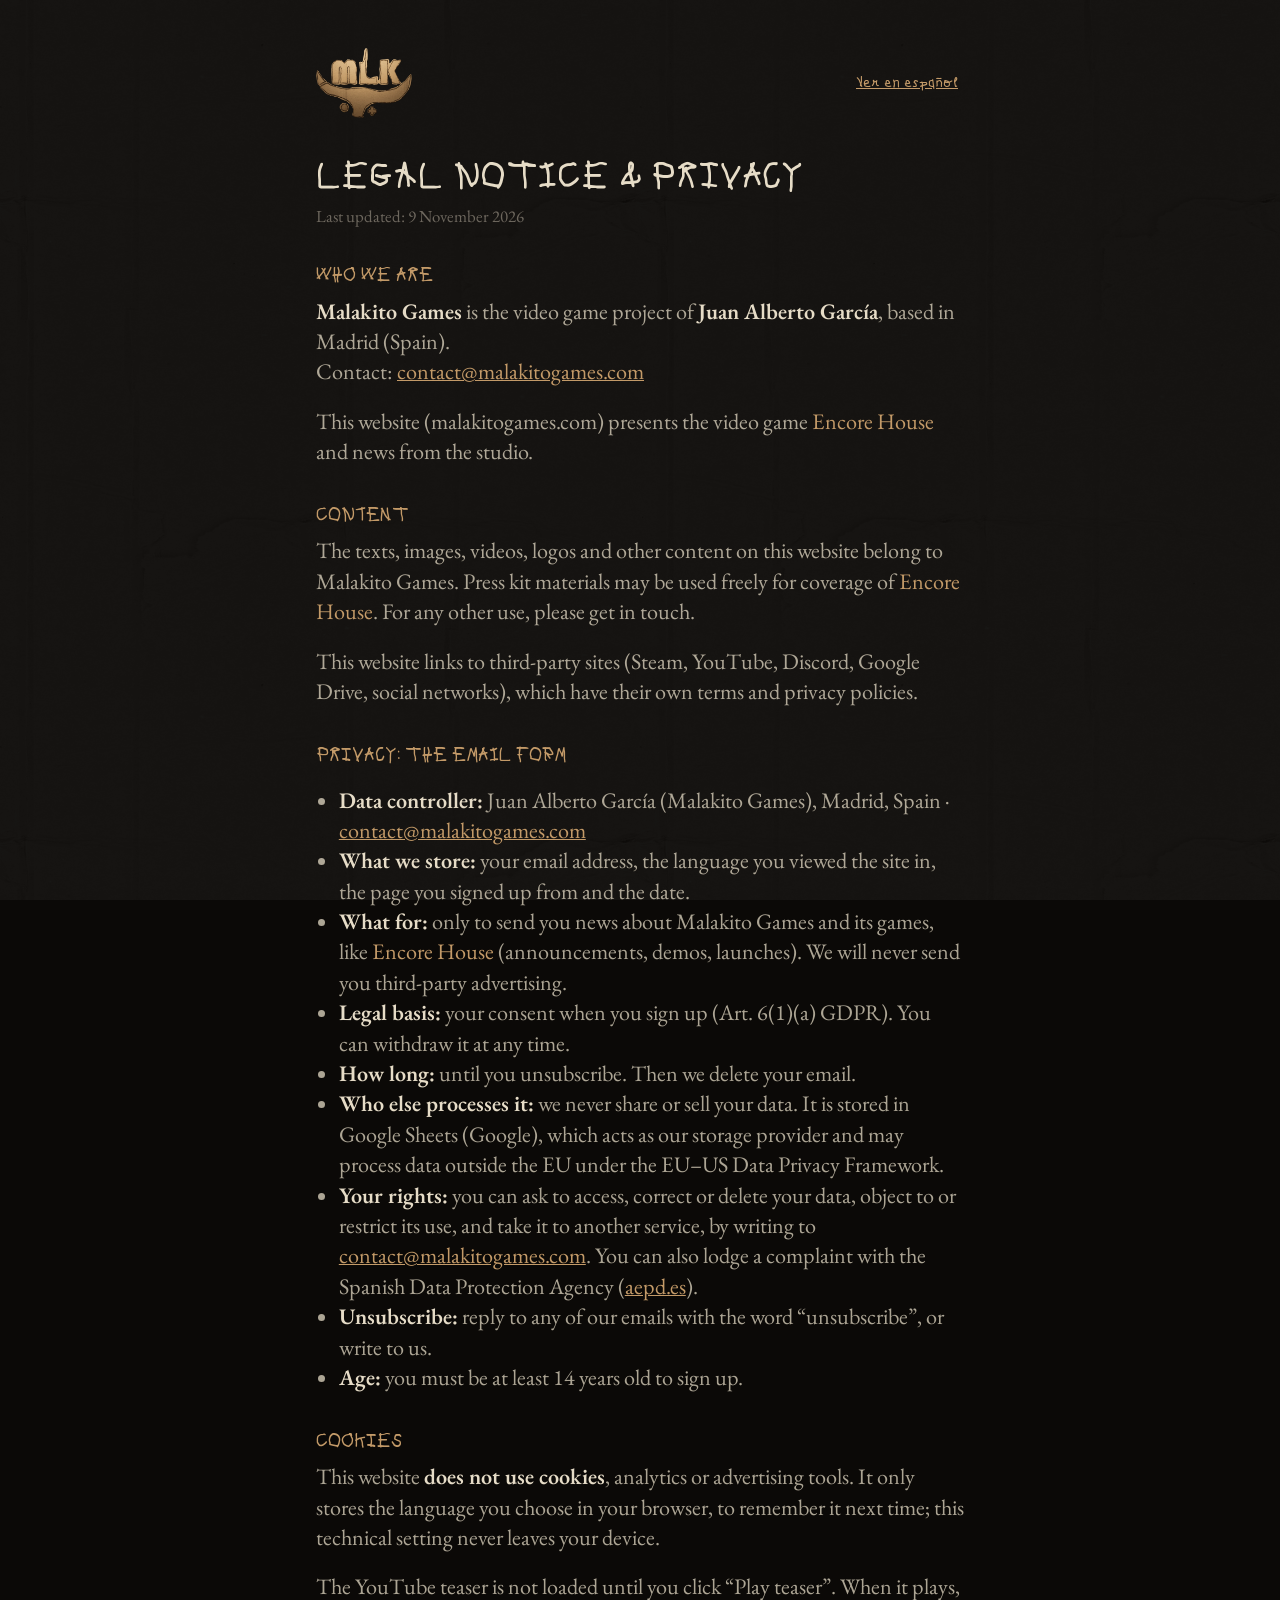
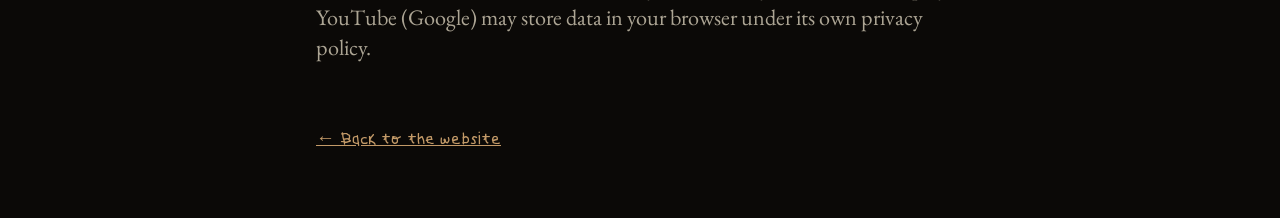
<file: legal.html>
<!doctype html>
<html lang="es">
<head>
	<meta charset="utf-8" />
	<meta name="viewport" content="width=device-width, initial-scale=1" />
	<title>Malakito Games Aviso legal</title>
	<meta name="robots" content="noindex" />
	<meta name="theme-color" content="#0b0907" />
	<link rel="icon" href="assets/brand/favicon.ico" sizes="any" />
	<link rel="icon" type="image/png" href="assets/brand/favicon.png" />
	<link rel="stylesheet" href="css/style.css?v=d9d851db" />
	<style>
		.legal { max-width: 760px; margin: 0 auto; padding: 48px var(--gutter) 64px; }
		.legal__top { display: flex; align-items: center; justify-content: space-between; gap: 1rem; margin-bottom: 2.4rem; }
		.legal__top img { width: 96px; }
		.legal__switch { font: 400 1rem/1 var(--font-display); color: var(--kraft); background: none; border: 0; cursor: pointer; text-decoration: underline; }
		.legal h1 { font: 400 clamp(1.8rem, 4vw, 2.4rem)/1.1 var(--font-display); color: var(--paper); margin: 0 0 0.4rem; text-transform: uppercase; }
		.legal h2 { font: 400 1.25rem/1.2 var(--font-display); color: var(--kraft); margin: 2.2rem 0 0.6rem; text-transform: uppercase; }
		.legal p, .legal li { color: var(--paper-dim); max-width: none; }
		.legal ul { padding-left: 1.2em; }
		.legal .legal__date { color: var(--paper-faint); font-size: 0.9rem; }
		.legal__back { display: inline-block; margin-top: 2.6rem; font-family: var(--font-display); }
		[data-lang]:not(.is-on) { display: none; }
	</style>
</head>
<body>
	<main class="legal">
		<div class="legal__top">
			<a href="./"><img src="assets/brand/mlk_logo_kraft.webp" alt="Malakito Games" width="700" height="509" /></a>
			<button class="legal__switch js-switch" type="button"></button>
		</div>

		<!-- ======================= ESPAÑOL ======================= -->
		<article data-lang="es">
			<h1>Aviso legal y privacidad</h1>
			<p class="legal__date">Última actualización: 9 de noviembre de 2026</p>

			<h2>Quién está detrás</h2>
			<p><strong>Malakito Games</strong> es el proyecto de videojuegos de <strong>Juan Alberto García</strong>, con base en Madrid (España).<br />
			Contacto: <a class="js-mail" href="#">contact [arroba] malakitogames.com</a></p>
			<p>Esta web (malakitogames.com) da a conocer el videojuego <em>Encore House</em> y las novedades del estudio.</p>

			<h2>Contenidos</h2>
			<p>Los textos, imágenes, vídeos, logotipos y demás contenidos de esta web son de Malakito Games. El material del press kit puede usarse libremente para hablar de <em>Encore House</em>. Para cualquier otro uso, escríbenos.</p>
			<p>Esta web enlaza a sitios de terceros (Steam, YouTube, Discord, Google Drive, redes sociales), que tienen sus propias condiciones y políticas de privacidad.</p>

			<h2>Privacidad: el formulario de correo</h2>
			<ul>
				<li><strong>Responsable:</strong> Juan Alberto García (Malakito Games), Madrid, España · <a class="js-mail" href="#">contact [arroba] malakitogames.com</a></li>
				<li><strong>Qué datos guardamos:</strong> tu dirección de correo, el idioma en que viste la web, la página desde la que te apuntaste y la fecha.</li>
				<li><strong>Para qué:</strong> solo para enviarte novedades de Malakito Games y de sus juegos, como <em>Encore House</em> (anuncios, demos, lanzamientos). No te enviaremos publicidad de terceros.</li>
				<li><strong>Por qué podemos hacerlo:</strong> porque nos das tu consentimiento al apuntarte (art. 6.1.a del RGPD). Puedes retirarlo cuando quieras.</li>
				<li><strong>Cuánto tiempo:</strong> hasta que te des de baja. Después borramos tu correo.</li>
				<li><strong>Quién más los trata:</strong> no cedemos ni vendemos tus datos. Se guardan en Google Sheets (Google), que actúa como proveedor de almacenamiento y puede tratar datos fuera de la UE con las garantías del Marco de Privacidad de Datos UE–EE. UU.</li>
				<li><strong>Tus derechos:</strong> puedes pedir ver, corregir o borrar tus datos, oponerte o limitar su uso, y llevarlos a otro servicio, escribiendo a <a class="js-mail" href="#">contact [arroba] malakitogames.com</a>. Si crees que no los tratamos bien, puedes reclamar ante la Agencia Española de Protección de Datos (<a href="https://www.aepd.es" target="_blank" rel="noopener">aepd.es</a>).</li>
				<li><strong>Darte de baja:</strong> responde a cualquiera de nuestros correos con la palabra «baja», o escríbenos.</li>
				<li><strong>Edad:</strong> para apuntarte debes tener al menos 14 años.</li>
			</ul>

			<h2>Cookies</h2>
			<p>Esta web <strong>no usa cookies</strong> ni herramientas de analítica o publicidad. Solo guarda en tu navegador el idioma que eliges, para recordarlo la próxima vez; es un dato técnico que no sale de tu dispositivo.</p>
			<p>El teaser de YouTube no se carga hasta que pulsas «Ver teaser». Al reproducirlo, YouTube (Google) puede guardar datos en tu navegador según su propia política de privacidad.</p>

			<a class="legal__back" href="./">← Volver a la web</a>
		</article>

		<!-- ======================= ENGLISH ======================= -->
		<article data-lang="en">
			<h1>Legal notice &amp; privacy</h1>
			<p class="legal__date">Last updated: 9 November 2026</p>

			<h2>Who we are</h2>
			<p><strong>Malakito Games</strong> is the video game project of <strong>Juan Alberto García</strong>, based in Madrid (Spain).<br />
			Contact: <a class="js-mail" href="#">contact [at] malakitogames.com</a></p>
			<p>This website (malakitogames.com) presents the video game <em>Encore House</em> and news from the studio.</p>

			<h2>Content</h2>
			<p>The texts, images, videos, logos and other content on this website belong to Malakito Games. Press kit materials may be used freely for coverage of <em>Encore House</em>. For any other use, please get in touch.</p>
			<p>This website links to third-party sites (Steam, YouTube, Discord, Google Drive, social networks), which have their own terms and privacy policies.</p>

			<h2>Privacy: the email form</h2>
			<ul>
				<li><strong>Data controller:</strong> Juan Alberto García (Malakito Games), Madrid, Spain · <a class="js-mail" href="#">contact [at] malakitogames.com</a></li>
				<li><strong>What we store:</strong> your email address, the language you viewed the site in, the page you signed up from and the date.</li>
				<li><strong>What for:</strong> only to send you news about Malakito Games and its games, like <em>Encore House</em> (announcements, demos, launches). We will never send you third-party advertising.</li>
				<li><strong>Legal basis:</strong> your consent when you sign up (Art. 6(1)(a) GDPR). You can withdraw it at any time.</li>
				<li><strong>How long:</strong> until you unsubscribe. Then we delete your email.</li>
				<li><strong>Who else processes it:</strong> we never share or sell your data. It is stored in Google Sheets (Google), which acts as our storage provider and may process data outside the EU under the EU–US Data Privacy Framework.</li>
				<li><strong>Your rights:</strong> you can ask to access, correct or delete your data, object to or restrict its use, and take it to another service, by writing to <a class="js-mail" href="#">contact [at] malakitogames.com</a>. You can also lodge a complaint with the Spanish Data Protection Agency (<a href="https://www.aepd.es" target="_blank" rel="noopener">aepd.es</a>).</li>
				<li><strong>Unsubscribe:</strong> reply to any of our emails with the word “unsubscribe”, or write to us.</li>
				<li><strong>Age:</strong> you must be at least 14 years old to sign up.</li>
			</ul>

			<h2>Cookies</h2>
			<p>This website <strong>does not use cookies</strong>, analytics or advertising tools. It only stores the language you choose in your browser, to remember it next time; this technical setting never leaves your device.</p>
			<p>The YouTube teaser is not loaded until you click “Play teaser”. When it plays, YouTube (Google) may store data in your browser under its own privacy policy.</p>

			<a class="legal__back" href="./">← Back to the website</a>
		</article>
	</main>

	<script>
		(() => {
			// mismo idioma que la web: ?lang=es|en, o el elegido en la portada (se guarda en el navegador)
			let lang = new URLSearchParams(location.search).get("lang");
			if (lang !== "es" && lang !== "en") { try { lang = localStorage.getItem("lang"); } catch (e) {} }
			if (lang !== "es" && lang !== "en") lang = "en";
			const btn = document.querySelector(".js-switch");
			const show = () => {
				document.documentElement.lang = lang;
				document.querySelectorAll("[data-lang]").forEach((el) => el.classList.toggle("is-on", el.dataset.lang === lang));
				document.title = lang === "es" ? "Malakito Games Aviso legal" : "Malakito Games Legal notice";
				btn.textContent = lang === "es" ? "View in English" : "Ver en español";
			};
			btn.addEventListener("click", () => { lang = lang === "es" ? "en" : "es"; try { localStorage.setItem("lang", lang); } catch (e) {} show(); });
			show();
			// el correo se monta aquí para que no lo lean los bots de spam
			const addr = ["contact", "malakitogames.com"].join("@");
			document.querySelectorAll(".js-mail").forEach((a) => { a.href = "mailto:" + addr; a.textContent = addr; });
		})();
	</script>
</body>
</html>
</file>
<file: css/style.css>
/* ============================================================
   malakitogames.com — Encore House
   Bandas de cartón oscuro con bordes rasgados reales (tools/build_assets.py)
   ============================================================ */

/* EB Garamond (OFL, descargada de Google Fonts a assets/fonts). Variable 400–600.
   size-adjust la agranda: su ojo medio es más bajo que el de la fuente del sistema, y así queda
   solo una pizca más pequeña que la antigua sin tocar ningún tamaño del CSS. */
@font-face {
	font-family: "EB Garamond";
	src: url("../assets/fonts/EBGaramond-400.woff2") format("woff2");
	font-weight: 400 600; font-style: normal; font-display: swap;
	size-adjust: 117%;
}
@font-face {
	font-family: "EB Garamond";
	src: url("../assets/fonts/EBGaramond-400-italic.woff2") format("woff2");
	font-weight: 400; font-style: italic; font-display: swap;
	size-adjust: 117%;
}
@font-face {
	font-family: "EncoreKid";
	src: url("../assets/fonts/EncoreKid-Regular.woff2") format("woff2");
	font-display: swap;
}

:root {
	--ink: #0b0907;          /* negro cálido del fondo */
	--panel: #17110b;
	--paper: #e6dcc7;        /* hueso (paleta): texto principal */
	--paper-dim: rgba(230, 220, 199, 0.74);
	--paper-faint: rgba(230, 220, 199, 0.42);
	--kraft: #c39a68;        /* cartón */
	--kraft-dark: #5e4329;
	--red: #c8372b;          /* nariz de la cápsula */
	--blue: #3d78c4;         /* ojo azul */
	--glow: #8fe07a;         /* verde Path Filler / estrellas */

	--font-display: "EncoreKid", "Comic Sans MS", "Segoe Print", cursive;
	--font-body: "EB Garamond", Georgia, "Times New Roman", serif;

	--edge-h: clamp(84px, 12.2vw, 176px);   /* alto de la tira del borde roto */
	--gutter: clamp(18px, 5vw, 56px);
	--maxw: 1180px;
}

* { box-sizing: border-box; }
[hidden] { display: none !important; }
html { scroll-behavior: smooth; }
body {
	margin: 0;
	background: var(--ink);
	color: var(--paper);
	font: 400 clamp(16px, 1.05vw + 10px, 19px)/1.6 var(--font-body);
	-webkit-font-smoothing: antialiased;
	overflow-x: hidden;
}
body.no-scroll { overflow: hidden; }
img, video { display: block; max-width: 100%; height: auto; }
a { color: var(--kraft); }
em { font-style: normal; color: var(--kraft); }
strong { color: var(--paper); }

/* textura de cartón general bajo todo (se ve entre bandas) */
body::before {
	content: "";
	position: fixed; inset: 0; z-index: -1;
	background: url("../assets/tex/cardboard_grain.jpg") 0 0 / 640px;
	opacity: 0.08;
	mix-blend-mode: screen;
	pointer-events: none;
}

/* ============ Tipografía ============ */
.title {
	font-family: var(--font-display);
	font-weight: 400;
	font-size: clamp(2.1rem, 4.4vw, 3.7rem);
	line-height: 1.02;
	letter-spacing: 0.01em;
	margin: 0 0 0.5em;
	color: var(--paper);
	-webkit-text-stroke: 0.035em var(--paper);   /* engorda la letra de niño */
	paint-order: stroke fill;
	text-shadow: 0 3px 0 rgba(0, 0, 0, 0.55), 0 0 30px rgba(0, 0, 0, 0.6);
	text-wrap: balance;
}
.title, .btn { text-transform: uppercase; }
.title--center { text-align: center; }
p { margin: 0 0 1em; color: var(--paper-dim); max-width: 62ch; }

/* ============ Botones ============ */
.btn {
	--bg: var(--kraft);
	display: inline-flex; align-items: center; justify-content: center;
	gap: 0.5em;
	padding: 0.85em 1.6em;
	font: 400 1.25rem/1 var(--font-display);
	letter-spacing: 0.02em;
	color: #1d130a;
	text-decoration: none;
	background:
		url("../assets/tex/cardboard_grain.jpg") center / 300px,
		var(--bg);
	background-blend-mode: multiply;
	/* recorte irregular, como un trozo de cartón cortado a tijera */
	clip-path: polygon(1% 8%, 22% 0, 52% 6%, 78% 1%, 99% 7%, 100% 52%, 98% 94%, 70% 100%, 41% 95%, 14% 100%, 0 91%, 2% 47%);
	transform: rotate(-1.2deg);
	transition: transform 0.18s ease, filter 0.18s ease;
	filter: drop-shadow(0 4px 0 rgba(0, 0, 0, 0.6));
}
.btn:hover { transform: rotate(0.6deg) translateY(-2px) scale(1.03); filter: brightness(1.08); }
.btn--steam { gap: 0.65em; padding-left: 1.35em; }
.btn--steam::before {
	content: ""; width: 1.9em; height: 1.9em; flex: none; margin: -0.5em 0;
	background: currentColor;
	-webkit-mask: url("data:image/svg+xml,%3Csvg xmlns='http://www.w3.org/2000/svg' viewBox='0 0 24 24'%3E%3Cpath d='M11.979 0C5.678 0 .511 4.86.022 11.037l6.432 2.658c.545-.371 1.203-.59 1.912-.59.063 0 .125.004.188.006l2.861-4.142V8.91c0-2.495 2.028-4.524 4.524-4.524 2.494 0 4.522 2.031 4.522 4.527s-2.028 4.525-4.524 4.525h-.104l-4.076 2.911c0 .052.004.105.004.159 0 1.875-1.515 3.396-3.39 3.396-1.635 0-3.016-1.173-3.331-2.727L.436 15.27C1.862 20.307 6.486 24 11.979 24c6.627 0 11.999-5.373 11.999-12S18.605 0 11.979 0zM7.54 18.21l-1.473-.61c.262.543.714.999 1.314 1.25 1.297.539 2.793-.076 3.332-1.375.263-.63.264-1.319.005-1.949s-.75-1.121-1.377-1.383c-.624-.26-1.29-.249-1.878-.03l1.523.63c.956.4 1.409 1.5 1.009 2.455-.397.957-1.497 1.41-2.454 1.012H7.54zm11.415-9.303c0-1.662-1.353-3.015-3.015-3.015-1.665 0-3.015 1.353-3.015 3.015 0 1.665 1.35 3.015 3.015 3.015 1.663 0 3.015-1.35 3.015-3.015zm-5.273-.005c0-1.252 1.013-2.266 2.265-2.266 1.249 0 2.266 1.014 2.266 2.266 0 1.251-1.017 2.265-2.266 2.265-1.253 0-2.265-1.014-2.265-2.265z'/%3E%3C/svg%3E") center / contain no-repeat;
	mask: url("data:image/svg+xml,%3Csvg xmlns='http://www.w3.org/2000/svg' viewBox='0 0 24 24'%3E%3Cpath d='M11.979 0C5.678 0 .511 4.86.022 11.037l6.432 2.658c.545-.371 1.203-.59 1.912-.59.063 0 .125.004.188.006l2.861-4.142V8.91c0-2.495 2.028-4.524 4.524-4.524 2.494 0 4.522 2.031 4.522 4.527s-2.028 4.525-4.524 4.525h-.104l-4.076 2.911c0 .052.004.105.004.159 0 1.875-1.515 3.396-3.39 3.396-1.635 0-3.016-1.173-3.331-2.727L.436 15.27C1.862 20.307 6.486 24 11.979 24c6.627 0 11.999-5.373 11.999-12S18.605 0 11.979 0zM7.54 18.21l-1.473-.61c.262.543.714.999 1.314 1.25 1.297.539 2.793-.076 3.332-1.375.263-.63.264-1.319.005-1.949s-.75-1.121-1.377-1.383c-.624-.26-1.29-.249-1.878-.03l1.523.63c.956.4 1.409 1.5 1.009 2.455-.397.957-1.497 1.41-2.454 1.012H7.54zm11.415-9.303c0-1.662-1.353-3.015-3.015-3.015-1.665 0-3.015 1.353-3.015 3.015 0 1.665 1.35 3.015 3.015 3.015 1.663 0 3.015-1.35 3.015-3.015zm-5.273-.005c0-1.252 1.013-2.266 2.265-2.266 1.249 0 2.266 1.014 2.266 2.266 0 1.251-1.017 2.265-2.266 2.265-1.253 0-2.265-1.014-2.265-2.265z'/%3E%3C/svg%3E") center / contain no-repeat;
}
.btn--ghost {
	--bg: #2a2018;
	color: var(--paper);
	background-blend-mode: soft-light;
}
.btn--play::after { content: ""; width: 0; height: 0; border-style: solid; border-width: 0.5em 0 0.5em 0.8em; border-color: transparent transparent transparent currentColor; margin-left: 0.7em; display: inline-block; }
/* "Play teaser": fondo transparente (con velo oscuro para el contraste), letra hueso y marco fino de canto de cartón */
.btn--teaser {
	font-size: clamp(1.4rem, 2.4vw, 1.9rem); letter-spacing: 0.14em;
	padding: 0.75em 1.5em 0.75em 1.8em;
	color: var(--paper);
	background: rgba(7, 11, 17, 0.45);
	-webkit-backdrop-filter: blur(3px); backdrop-filter: blur(3px);
	clip-path: none;
	border: 7px solid transparent;
	border-image: url("../assets/ui/frame_canto.png") 14 round;
	text-shadow: 0 2px 8px rgba(0, 0, 0, 0.85);
	filter: drop-shadow(0 6px 14px rgba(0, 0, 0, 0.6));
	transform: rotate(-1deg);
}
.btn--teaser:hover { filter: drop-shadow(0 6px 14px rgba(0, 0, 0, 0.6)) brightness(1.12); }
@media (max-width: 480px) { .btn--teaser { font-size: 1.25rem; padding: 0.7em 1.1em 0.7em 1.3em; } }
/* la E de "Wishlist on Steam" escrita al revés, en hueso; al pasar el ratón se "corrige" con un glitch
   (dos animaciones con nombre distinto para que se reinicien al entrar y al salir) */
.mirror {
	display: inline-block; transform: scaleX(-1);
	color: var(--paper); text-shadow: 0 1px 0 rgba(0, 0, 0, 0.55), 0 0 4px rgba(0, 0, 0, 0.35);
}
/* en reposo NO hay animación (si la hubiera, la E va en su propia capa y se salta el fundido de aparición
   de la etiqueta). glitch-back solo corre tras haber pasado el ratón (.is-glitched lo pone main.js) */
.btn.is-glitched .mirror { animation: glitch-back 0.3s steps(1, end); }
.btn:hover .mirror, .btn:focus-visible .mirror { animation: glitch-fix 0.3s steps(1, end) forwards; }
@keyframes glitch-fix {
	0%   { transform: scaleX(-1); color: var(--paper); clip-path: none; }
	12%  { transform: scaleX(1) translate(2px, -1px) skewX(14deg); color: var(--paper); text-shadow: -2px 0 var(--red), 2px 0 var(--blue); clip-path: inset(0 0 48% 0); }
	26%  { transform: scaleX(-1) translate(-2px, 1px); color: #1d130a; text-shadow: 2px 0 var(--red), -2px 0 var(--blue); clip-path: inset(46% 0 0 0); }
	40%  { transform: scaleX(1) translate(-1px, 0) skewX(-10deg); color: var(--paper); text-shadow: -3px 0 var(--red), 1px 0 var(--blue); clip-path: inset(20% 0 30% 0); }
	55%  { transform: scaleX(-1) translate(1px, 1px); color: var(--paper); text-shadow: 1px 0 var(--red), -1px 0 var(--blue); clip-path: none; }
	70%  { transform: scaleX(1) translate(1px, -1px); color: #1d130a; text-shadow: -1px 0 var(--red), 1px 0 var(--blue); clip-path: inset(0 0 25% 0); }
	85%  { transform: scaleX(1) translate(0, 0) skewX(4deg); color: #1d130a; text-shadow: 1px 0 rgba(200, 55, 43, 0.6); clip-path: none; }
	100% { transform: none; color: #1d130a; text-shadow: none; clip-path: none; }
}
@keyframes glitch-back {
	0%   { transform: none; color: #1d130a; text-shadow: none; clip-path: none; }
	15%  { transform: scaleX(-1) translate(-2px, 1px) skewX(-12deg); color: var(--paper); text-shadow: 2px 0 var(--red), -2px 0 var(--blue); clip-path: inset(50% 0 0 0); }
	32%  { transform: scaleX(1) translate(2px, 0); color: #1d130a; text-shadow: -2px 0 var(--red), 2px 0 var(--blue); clip-path: inset(0 0 45% 0); }
	50%  { transform: scaleX(-1) translate(1px, -1px) skewX(8deg); color: var(--paper); text-shadow: -1px 0 var(--red), 1px 0 var(--blue); clip-path: none; }
	70%  { transform: scaleX(-1) translate(-1px, 0); color: var(--paper); text-shadow: 1px 0 rgba(200, 55, 43, 0.6); clip-path: inset(15% 0 20% 0); }
	100% { transform: scaleX(-1); color: var(--paper); text-shadow: 0 1px 0 rgba(0, 0, 0, 0.55), 0 0 4px rgba(0, 0, 0, 0.35); clip-path: none; }
}
@media (prefers-reduced-motion: reduce) {
	.mirror, .btn:hover .mirror, .btn:focus-visible .mirror { animation: none; }
	.btn:hover .mirror, .btn:focus-visible .mirror { transform: none; color: inherit; text-shadow: none; }
}
/* en botones oscuros (ghost) la E del glitch se queda en hueso, como el resto del texto */
.btn--ghost .mirror { color: var(--paper) !important; }
.btn--small { font-size: 1rem; padding: 0.6em 1.1em; }
.btn--big { font-size: 1.6rem; padding: 0.9em 1.9em; }
.btn { white-space: nowrap; cursor: pointer; }
@media (max-width: 480px) { .btn--big { font-size: 1.25rem; padding: 0.85em 1.4em; } }
/* sin enlace de Steam todavía: se ve igual de botón (la web completa no se publica hasta tener el enlace) */

/* ============================================================
   HOJAS DE CARTÓN (bandas), apiladas de arriba abajo:
   .sheet__in  -> contenido de la hoja, recortado abajo con un borde rasgado real (clase tb-x)
   .canto      -> grosor ondulado del cartón bajo ese borde + sombra sobre la hoja siguiente
   .tape-j     -> cinta que sujeta la hoja con la de debajo
   Cada hoja se mete una rotura por debajo de la anterior (margin-top negativo + z-index).
   ============================================================ */
.sheet, .sheet__in { position: relative; }
.sheet__in { isolation: isolate; overflow: hidden; }

/* Borde roto real: la máscara (data URI en edge.css) recorta la hoja por abajo.
   --edge-x desplaza la tira en cada hoja para que ninguna unión se parezca a otra. */
.sheet--edge > .sheet__in {
	-webkit-mask-repeat: repeat-x, no-repeat;
	mask-repeat: repeat-x, no-repeat;
	-webkit-mask-position: calc(50% + var(--edge-x, 0px)) bottom, center top;
	mask-position: calc(50% + var(--edge-x, 0px)) bottom, center top;
	-webkit-mask-size: auto var(--edge-h), 100% calc(100% - var(--edge-h) + 1px);
	mask-size: auto var(--edge-h), 100% calc(100% - var(--edge-h) + 1px);
}
/* el color real del cartón roto junto al borde (se ve la onda) + la sombra sobre la hoja de debajo */
.edge-lip {
	position: absolute; left: 0; right: 0; z-index: 3;
	top: calc(100% - var(--edge-h));
	height: calc(var(--edge-h) * var(--edge-total));
	background: url("../assets/edge/edge_lip.webp") repeat-x;
	background-size: auto 100%;
	background-position: calc(50% + var(--edge-x, 0px)) top;
	pointer-events: none;
}

/* cinta que sujeta una hoja con la de debajo: main.js la coloca justo sobre el borde */
.tape-j {
	position: absolute; z-index: 4; left: 0; top: 0;
	width: var(--w, 240px);
	transform: translate(-50%, -50%) rotate(var(--r, 0deg));
	filter: brightness(0.68) saturate(0.9) drop-shadow(0 3px 4px rgba(0, 0, 0, 0.6));
	pointer-events: none;
	user-select: none;
	visibility: hidden;      /* hasta que main.js la coloca */
}
.tape-j.is-placed { visibility: visible; }
/* cinta americana gris: ya es oscura, se oscurece menos y brilla un poco (es plástico) */
.tape-j--duct { filter: brightness(1.05) contrast(1.05) drop-shadow(0 3px 4px rgba(0, 0, 0, 0.7)); }

/* las hojas de arriba quedan encima: cada una tapa el principio de la siguiente */
main { overflow-x: clip; }   /* las cintas pueden salirse por los lados sin crear scroll horizontal */
main > section { position: relative; }
main > section:nth-child(1) { z-index: 10; }
main > section:nth-child(2) { z-index: 9; }
main > section:nth-child(3) { z-index: 8; }
main > section:nth-child(4) { z-index: 7; }
main > section:nth-child(5) { z-index: 6; }
main > section:nth-child(6) { z-index: 5; }

/* capas del cuerpo de cada hoja */
.band__bg {
	position: absolute; inset: -40px; z-index: -3;
	background-size: cover; background-position: center;
	filter: blur(14px) saturate(0.85);
	transform: scale(1.05);
}
.band__veil {
	position: absolute; inset: 0; z-index: -2;
	background:
		radial-gradient(ellipse 70% 55% at 50% 0%, rgba(195, 154, 104, 0.10), transparent 70%),
		linear-gradient(180deg, rgba(23, 16, 10, 0.72), rgba(13, 10, 7, 0.84));
}
.band__veil--deep { background: linear-gradient(180deg, rgba(16, 11, 7, 0.82), rgba(9, 7, 5, 0.9)); }
.band__veil--solid { background: linear-gradient(180deg, #1a130c, #0e0a07); }
.grain {
	position: absolute; inset: 0; z-index: -1;
	background: url("../assets/tex/cardboard_grain.jpg") 0 0 / 900px;
	mix-blend-mode: hard-light;
	opacity: var(--grain, 0.28);
	pointer-events: none;
}
.grain--strong { --grain: 0.36; }

/* las bandas se montan unas sobre otras como trozos de cartón apilados */
.band { margin-top: calc(var(--edge-h) * -0.62); }
.band__content {
	position: relative; z-index: 2;
	max-width: var(--maxw);
	margin: 0 auto;
	padding: calc(var(--edge-h) * 0.9 + clamp(40px, 5vw, 90px)) var(--gutter) calc(var(--edge-h) * 0.8 + clamp(30px, 5vw, 80px));
}

/* ============ Hero ============ */
.hero .sheet__in { min-height: 100svh; display: grid; place-items: center; }
.hero__video {
	position: absolute; inset: 0; z-index: -3;
	width: 100%; height: 100%; object-fit: cover;
	max-width: none;
}
.hero__veil {
	position: absolute; inset: 0; z-index: -2;
	background:
		radial-gradient(ellipse 80% 70% at 50% 45%, transparent 30%, rgba(8, 6, 4, 0.75) 100%),
		linear-gradient(180deg, rgba(8, 6, 4, 0.55) 0%, rgba(8, 6, 4, 0.1) 30%, rgba(8, 6, 4, 0.25) 60%, rgba(8, 6, 4, 0.85) 100%);
}
.hero .grain { --grain: 0.22; }
.hero__lang { position: absolute; top: 18px; right: var(--gutter); z-index: 5; }
.hero__content {
	position: relative; z-index: 2;
	text-align: center;
	padding: 120px var(--gutter) calc(var(--edge-h) + 90px);
	display: flex; flex-direction: column; align-items: center;
}
.hero__logo { margin: 0 0 1.6rem; width: min(640px, 82vw); }
.hero__logo img { width: 100%; filter: drop-shadow(0 10px 30px rgba(0, 0, 0, 0.8)); }
.hero__cta { display: flex; gap: 1.2rem; flex-wrap: wrap; justify-content: center; }

/* ============ Fotos clavadas con cinta ============ */
.pinned { position: relative; margin: 0; }
.pinned img { box-shadow: 0 18px 40px rgba(0, 0, 0, 0.7), 0 0 0 1px rgba(236, 220, 192, 0.06); }
.pinned--tilt-r { transform: rotate(2deg); }
.pinned--tilt-l { transform: rotate(-2.2deg); }
.tape {
	position: absolute; width: clamp(96px, 11vw, 150px); aspect-ratio: 900 / 206;
	background: center / 100% 100% no-repeat;
	filter: brightness(0.78) saturate(0.8) drop-shadow(0 2px 3px rgba(0, 0, 0, 0.5));
}
.tape--p3 { background-image: url("../assets/tape/tape_3.webp"); }
.tape--p4 { background-image: url("../assets/tape/tape_4.webp"); }
.tape--tl { top: -14px; left: -26px; transform: rotate(-32deg); }
.tape--tr { top: -14px; right: -26px; transform: rotate(30deg); }
.tape--br { bottom: -12px; right: -24px; transform: rotate(-28deg); }

/* ============ About ============ */
.about { display: grid; grid-template-columns: 1.15fr 0.85fr; gap: clamp(32px, 5vw, 72px); align-items: center; }
.tags { list-style: none; display: flex; flex-wrap: wrap; gap: 0.5rem; padding: 0; margin: 1.4rem 0 0; }
.tags li {
	font-size: 0.82rem; letter-spacing: 0.04em; text-transform: uppercase;
	padding: 0.35em 0.8em;
	color: var(--paper-dim);
	border: 1px solid rgba(195, 154, 104, 0.35);
	background: rgba(23, 17, 11, 0.6);
}
@media (max-width: 860px) { .about { grid-template-columns: 1fr; } }

/* ============ Mecánicas ============ */
.mechanics { display: grid; grid-template-columns: repeat(2, 1fr); gap: clamp(28px, 4vw, 56px) clamp(24px, 3.5vw, 48px); margin-top: 1.5rem; }
.mech h3 {
	font: 400 clamp(1.5rem, 2.2vw, 2rem)/1.1 var(--font-display);
	margin: 0.9rem 0 0.3rem;
	color: var(--kraft);
	-webkit-text-stroke: 0.03em var(--kraft);
}
.mech p { font-size: 0.95em; margin: 0; }
.mech__media {
	aspect-ratio: 16 / 9;
	background: #000;
	overflow: hidden;
	box-shadow: 0 16px 36px rgba(0, 0, 0, 0.65), 0 0 0 1px rgba(236, 220, 192, 0.07);
}
.mech__media video { width: 100%; height: 100%; object-fit: cover; }
.mech:nth-child(odd) .mech__media { transform: rotate(-0.8deg); }
.mech:nth-child(even) .mech__media { transform: rotate(0.9deg); }
@media (max-width: 760px) { .mechanics { grid-template-columns: 1fr; } }

/* ============ Galería ============ */
.gallery { display: grid; grid-template-columns: repeat(3, 1fr); gap: clamp(12px, 1.6vw, 22px); margin-top: 1.5rem; }
.gallery a { display: block; overflow: hidden; box-shadow: 0 12px 28px rgba(0, 0, 0, 0.6); }
.gallery img { width: 100%; aspect-ratio: 16 / 9; object-fit: cover; transition: transform 0.4s ease, filter 0.4s ease; filter: brightness(0.9); }
.gallery a:hover img { transform: scale(1.05); filter: brightness(1.1); }
@media (max-width: 760px) { .gallery { grid-template-columns: repeat(2, 1fr); } }

/* ============ Wishlist ============ */
.wishlist { display: grid; grid-template-columns: 1fr 1fr; gap: clamp(32px, 5vw, 80px); align-items: center; }
@media (max-width: 860px) { .wishlist { grid-template-columns: 1fr; } }

/* ============ Pegatinas de estrellas fosforescentes (las del juego) ============
   3 capas por grupo, cada una titubea a su ritmo: parecen estrellas sueltas fallando. Siempre detrás del contenido. */
.stars {
	position: absolute; z-index: 1; pointer-events: none;
	width: var(--s, 360px); aspect-ratio: 1;
	opacity: var(--o, 0.65); mix-blend-mode: screen;
	transform: rotate(var(--r, 0deg));
}
.stars i { position: absolute; inset: 0; background: center / contain no-repeat; animation: titubeo 5.3s linear infinite; }
.stars i:nth-child(2) { animation-duration: 7.1s; animation-delay: -2.4s; }
.stars i:nth-child(3) { animation-duration: 9.7s; animation-delay: -5.9s; }
@keyframes titubeo {
	0%, 38% { opacity: 1; }
	39% { opacity: 0.25; } 40% { opacity: 0.85; } 41.5% { opacity: 0.15; } 43% { opacity: 0.9; }
	44%, 71% { opacity: 1; }
	72% { opacity: 0.55; } 73.5% { opacity: 1; }
	86% { opacity: 0.8; } 90% { opacity: 1; }
	100% { opacity: 1; }
}
.stars--game { --s: clamp(240px, 26vw, 400px); --r: 14deg; top: calc(var(--edge-h) * 0.4); right: -9vw; }
.stars--play { --s: clamp(220px, 24vw, 360px); --r: -18deg; top: calc(var(--edge-h) * 0.35); left: -6vw; --o: 0.55; }
.stars--comm-l { --s: clamp(220px, 25vw, 400px); --r: -10deg; top: 50%; left: 1vw; margin-top: calc(var(--s) * -0.5); }
.stars--comm-r { --s: clamp(200px, 22vw, 360px); --r: 160deg; top: 28%; right: 0; --o: 0.55; }
@media (max-width: 760px) {
	.stars { --o: 0.5; }
	.stars--comm-r { display: none; }
	.stars--game { --s: 220px; top: calc(var(--edge-h) * 0.3); right: -70px; }
	.stars--play { --s: 200px; top: calc(var(--edge-h) * 0.05); left: -55px; }
	.stars--comm-l { --s: 210px; top: calc(var(--edge-h) * 0); left: -60px; margin-top: 0; }
}
@media (prefers-reduced-motion: reduce) { .stars i { animation: none; } }

/* ============ Comunidad: Discord + correo + redes ============ */
.community { text-align: center; display: flex; flex-direction: column; align-items: center; }
.community > p { margin-left: auto; margin-right: auto; font-size: 1.1em; }
.btn--discord { margin: 0.4rem 0 2.6rem; max-width: 100%; }
@media (max-width: 480px) { .btn--discord { font-size: 1.02rem; padding: 0.85em 1.05em; } }
.btn--discord::before { width: 1.4em !important; height: 1.4em !important; }
.btn--discord::before {
	content: ""; width: 1.25em; height: 1.25em; flex: none; background: currentColor;
	-webkit-mask: url("data:image/svg+xml,%3Csvg xmlns='http://www.w3.org/2000/svg' viewBox='0 0 24 24'%3E%3Cpath d='M20.317 4.37a19.791 19.791 0 0 0-4.885-1.515.074.074 0 0 0-.079.037c-.21.375-.444.864-.608 1.25a18.27 18.27 0 0 0-5.487 0 12.64 12.64 0 0 0-.617-1.25.077.077 0 0 0-.079-.037A19.736 19.736 0 0 0 3.677 4.37a.07.07 0 0 0-.032.027C.533 9.046-.32 13.58.099 18.057a.082.082 0 0 0 .031.057 19.9 19.9 0 0 0 5.993 3.03.078.078 0 0 0 .084-.028 14.09 14.09 0 0 0 1.226-1.994.076.076 0 0 0-.041-.106 13.107 13.107 0 0 1-1.872-.892.077.077 0 0 1-.008-.128 10.2 10.2 0 0 0 .372-.292.074.074 0 0 1 .077-.01c3.928 1.793 8.18 1.793 12.062 0a.074.074 0 0 1 .078.01c.12.098.246.198.373.292a.077.077 0 0 1-.006.127 12.299 12.299 0 0 1-1.873.892.077.077 0 0 0-.041.107c.36.698.772 1.362 1.225 1.993a.076.076 0 0 0 .084.028 19.839 19.839 0 0 0 6.002-3.03.077.077 0 0 0 .032-.054c.5-5.177-.838-9.674-3.549-13.66a.061.061 0 0 0-.031-.03zM8.02 15.33c-1.183 0-2.157-1.085-2.157-2.419 0-1.333.956-2.419 2.157-2.419 1.21 0 2.176 1.096 2.157 2.42 0 1.333-.956 2.418-2.157 2.418zm7.975 0c-1.183 0-2.157-1.085-2.157-2.419 0-1.333.955-2.419 2.157-2.419 1.21 0 2.176 1.096 2.157 2.42 0 1.333-.946 2.418-2.157 2.418z'/%3E%3C/svg%3E") center / contain no-repeat;
	mask: url("data:image/svg+xml,%3Csvg xmlns='http://www.w3.org/2000/svg' viewBox='0 0 24 24'%3E%3Cpath d='M20.317 4.37a19.791 19.791 0 0 0-4.885-1.515.074.074 0 0 0-.079.037c-.21.375-.444.864-.608 1.25a18.27 18.27 0 0 0-5.487 0 12.64 12.64 0 0 0-.617-1.25.077.077 0 0 0-.079-.037A19.736 19.736 0 0 0 3.677 4.37a.07.07 0 0 0-.032.027C.533 9.046-.32 13.58.099 18.057a.082.082 0 0 0 .031.057 19.9 19.9 0 0 0 5.993 3.03.078.078 0 0 0 .084-.028 14.09 14.09 0 0 0 1.226-1.994.076.076 0 0 0-.041-.106 13.107 13.107 0 0 1-1.872-.892.077.077 0 0 1-.008-.128 10.2 10.2 0 0 0 .372-.292.074.074 0 0 1 .077-.01c3.928 1.793 8.18 1.793 12.062 0a.074.074 0 0 1 .078.01c.12.098.246.198.373.292a.077.077 0 0 1-.006.127 12.299 12.299 0 0 1-1.873.892.077.077 0 0 0-.041.107c.36.698.772 1.362 1.225 1.993a.076.076 0 0 0 .084.028 19.839 19.839 0 0 0 6.002-3.03.077.077 0 0 0 .032-.054c.5-5.177-.838-9.674-3.549-13.66a.061.061 0 0 0-.031-.03zM8.02 15.33c-1.183 0-2.157-1.085-2.157-2.419 0-1.333.956-2.419 2.157-2.419 1.21 0 2.176 1.096 2.157 2.42 0 1.333-.956 2.418-2.157 2.418zm7.975 0c-1.183 0-2.157-1.085-2.157-2.419 0-1.333.955-2.419 2.157-2.419 1.21 0 2.176 1.096 2.157 2.42 0 1.333-.946 2.418-2.157 2.418z'/%3E%3C/svg%3E") center / contain no-repeat;
}
.newsletter { width: min(620px, 100%); margin: 0 auto 2.8rem; }
.newsletter__label { display: block; font-size: 1.15rem; color: var(--paper-dim); margin-bottom: 0.9rem; }
.newsletter__row { display: flex; gap: 0.6rem; align-items: center; }
.newsletter input {
	flex: 1; min-width: 0; font: inherit; color: var(--paper);
	background: rgba(11, 9, 7, 0.7); border: 1px solid rgba(195, 154, 104, 0.45); border-radius: 2px;
	padding: 0.75em 0.9em;
}
.newsletter input::placeholder { color: var(--paper-faint); }
.newsletter input:focus { outline: 2px solid var(--kraft); outline-offset: 1px; }
.newsletter .btn { border: 0; cursor: pointer; font-size: 1.2rem; padding: 0.8em 1.5em; align-self: stretch; filter: brightness(1.12) drop-shadow(0 4px 0 rgba(0, 0, 0, 0.6)); }
.newsletter__privacy { margin: 0.7rem auto 0; font-size: 0.68rem; line-height: 1.4; color: var(--paper-faint); opacity: 0.85; max-width: 52ch; }
.newsletter__msg { margin: 0.7rem 0 0; font-size: 0.95rem; color: var(--kraft); max-width: none; }
@media (max-width: 480px) { .newsletter__row { flex-direction: column; align-items: stretch; } }
.socials--center { justify-content: center; gap: 1rem clamp(1.4rem, 4vw, 3rem); }
.socials.socials--center a { flex-direction: column; gap: 0.5em; font-family: var(--font-body); font-size: 0.92rem; }
.socials.socials--center svg { width: 1.9rem; height: 1.9rem; }

/* ============ Contacto ============ */
.contact { display: flex; flex-wrap: wrap; align-items: center; justify-content: center; gap: 1.2rem 2.4rem; padding-top: clamp(70px, 9vw, 120px); padding-bottom: 60px; }
.contact__copied { margin: 0.2rem 0 0; font-size: 0.85rem; text-align: center; color: var(--paper-faint); max-width: none; }
.contact__copied a { color: var(--kraft); font-size: 1rem; }
.contact__btns { display: flex; flex-direction: column; align-items: stretch; gap: 0.9rem; }
.contact__btns .btn--ghost { transform: rotate(0.8deg); }
.contact__btns .btn--ghost:hover { transform: rotate(-0.4deg) translateY(-2px) scale(1.03); }
.newsletter__trap { position: absolute; left: -9999px; width: 1px; height: 1px; opacity: 0; }
.contact__logo { width: min(190px, 44vw); filter: drop-shadow(0 12px 24px rgba(0, 0, 0, 0.7)); }
@media (max-width: 520px) { .contact { flex-wrap: nowrap; gap: 1rem; } .contact__logo { width: 105px; } }


/* ============ Estudio ============ */
.studio { display: grid; grid-template-columns: 260px 1fr; gap: clamp(28px, 5vw, 72px); align-items: center; padding-bottom: 60px; }
.studio__logo { width: 100%; filter: drop-shadow(0 12px 24px rgba(0, 0, 0, 0.7)); }
.socials { list-style: none; display: flex; flex-wrap: wrap; gap: 0.6rem 1.4rem; padding: 0; margin: 0 0 1rem; }
.socials:empty { display: none; }
.socials a {
	display: inline-flex; align-items: center; gap: 0.45em;
	font-family: var(--font-display); font-size: 1.15rem; text-decoration: none;
	color: var(--paper-dim);
	transition: color 0.2s ease, transform 0.2s ease;
}
.socials a:hover { color: var(--kraft); transform: translateY(-2px); }
.socials svg { width: 1.5em; height: 1.5em; fill: currentColor; flex: none; }
.about__lead { font-size: 1.08em; color: var(--paper); }
@media (max-width: 700px) { .studio { grid-template-columns: 1fr; } .studio__logo { width: 180px; } }
.footer {
	position: relative; z-index: 2;
	display: grid; grid-template-columns: 1fr auto 1fr; align-items: center; gap: 0.5rem 1rem;
	max-width: var(--maxw); margin: 0 auto;
	padding: 24px var(--gutter) 40px;
	font-size: 0.82rem; color: var(--paper-faint);
	border-top: 1px solid rgba(195, 154, 104, 0.15);
}

.footer__legal { color: inherit; }
.footer__legal:hover { color: var(--kraft); }
.footer > :first-child { grid-column: 2; text-align: center; }
.footer .lang { justify-self: end; }

/* ============ Lightbox ============ */
.lightbox {
	position: fixed; inset: 0; z-index: 100;
	display: grid; place-items: center;
	background: rgba(6, 5, 3, 0.94);
	padding: 4vw;
}
.lightbox[hidden] { display: none; }
.lightbox img { max-height: 88vh; width: auto; box-shadow: 0 20px 60px #000; }
.lightbox button {
	position: absolute; background: none; border: 0; cursor: pointer;
	color: var(--paper-dim); font-size: 3rem; line-height: 1; padding: 0.3em;
}
.lightbox button:hover { color: var(--paper); }
.lightbox__close { top: 10px; right: 16px; }
.lightbox__prev { left: 10px; top: 50%; transform: translateY(-50%); }
.lightbox__next { right: 10px; top: 50%; transform: translateY(-50%); }

/* ============ Aparición ============ */
.reveal { opacity: 0; transform: translateY(24px); transition: opacity 0.8s ease, transform 0.8s ease; }
.reveal.is-in { opacity: 1; transform: none; }
.pinned--tilt-r.reveal.is-in { transform: rotate(2deg); }
.pinned--tilt-l.reveal.is-in { transform: rotate(-2.2deg); }
/* las etiquetas que aparecen con .reveal recuperan su giro y su movimiento al pasar el ratón */
.btn.reveal.is-in { transform: rotate(-1.2deg); transition: transform 0.18s ease, filter 0.18s ease, opacity 0.8s ease; }
.btn.reveal.is-in:hover { transform: rotate(0.6deg) translateY(-2px) scale(1.03); }

@media (prefers-reduced-motion: reduce) {
	html { scroll-behavior: auto; }
	.reveal { opacity: 1; transform: none; }
}

/* ============ Selector de idioma ============ */
.lang {
	display: inline-flex; align-items: center; gap: 0.45em;
	background: none; border: 0; padding: 4px; cursor: pointer;
	color: var(--paper-dim); font: 400 1rem/1 var(--font-display);
}
.lang:hover { color: var(--paper); }
.lang__flag {
	width: 28px; height: 19px; border-radius: 2px;
	box-shadow: 0 0 0 1px rgba(0, 0, 0, 0.5), 0 2px 4px rgba(0, 0, 0, 0.6);
	background-size: cover; background-position: center;
	transform: rotate(-3deg);
}
.lang__flag--es { background-image: url("data:image/svg+xml,%3Csvg xmlns='http://www.w3.org/2000/svg' viewBox='0 0 3 2'%3E%3Cpath fill='%23c60b1e' d='M0 0h3v2H0z'/%3E%3Cpath fill='%23ffc400' d='M0 .5h3v1H0z'/%3E%3C/svg%3E"); }
.lang__flag--en { background-image: url("data:image/svg+xml,%3Csvg xmlns='http://www.w3.org/2000/svg' viewBox='0 0 60 30'%3E%3CclipPath id='t'%3E%3Cpath d='M30 15h30v15zv15H0zH0V0zV0h30z'/%3E%3C/clipPath%3E%3Cpath d='M0 0v30h60V0z' fill='%23012169'/%3E%3Cpath d='M0 0l60 30m0-30L0 30' stroke='%23fff' stroke-width='6'/%3E%3Cpath d='M0 0l60 30m0-30L0 30' clip-path='url(%23t)' stroke='%23C8102E' stroke-width='4'/%3E%3Cpath d='M30 0v30M0 15h60' stroke='%23fff' stroke-width='10'/%3E%3Cpath d='M30 0v30M0 15h60' stroke='%23C8102E' stroke-width='6'/%3E%3C/svg%3E"); }
/* se enseña la bandera del idioma al que cambias */
.lang[data-target="es"] .lang__flag--en, .lang[data-target="en"] .lang__flag--es { display: none; }
.lang:not([data-target]) .lang__flag--en { display: none; }

/* ============ Tráiler ============ */
.trailer__frame { width: min(1280px, 92vw); aspect-ratio: 16 / 9; background: #000; box-shadow: 0 20px 60px #000; }
.trailer__frame iframe { width: 100%; height: 100%; border: 0; display: block; }
</file>
<file: css/edge.css>
/* Generado por tools/build_assets.py (edge). No editar a mano. */
:root {
	--edge-ratio: 19.85294;      /* ancho/alto de la tira */
	--edge-total: 1.19608;      /* alto con sombra / alto de la tira */
}
.sheet--edge > .sheet__in {
	-webkit-mask-image: url("[data-uri]"), linear-gradient(#000, #000);
	mask-image: url("[data-uri]"), linear-gradient(#000, #000);
}
</file>
